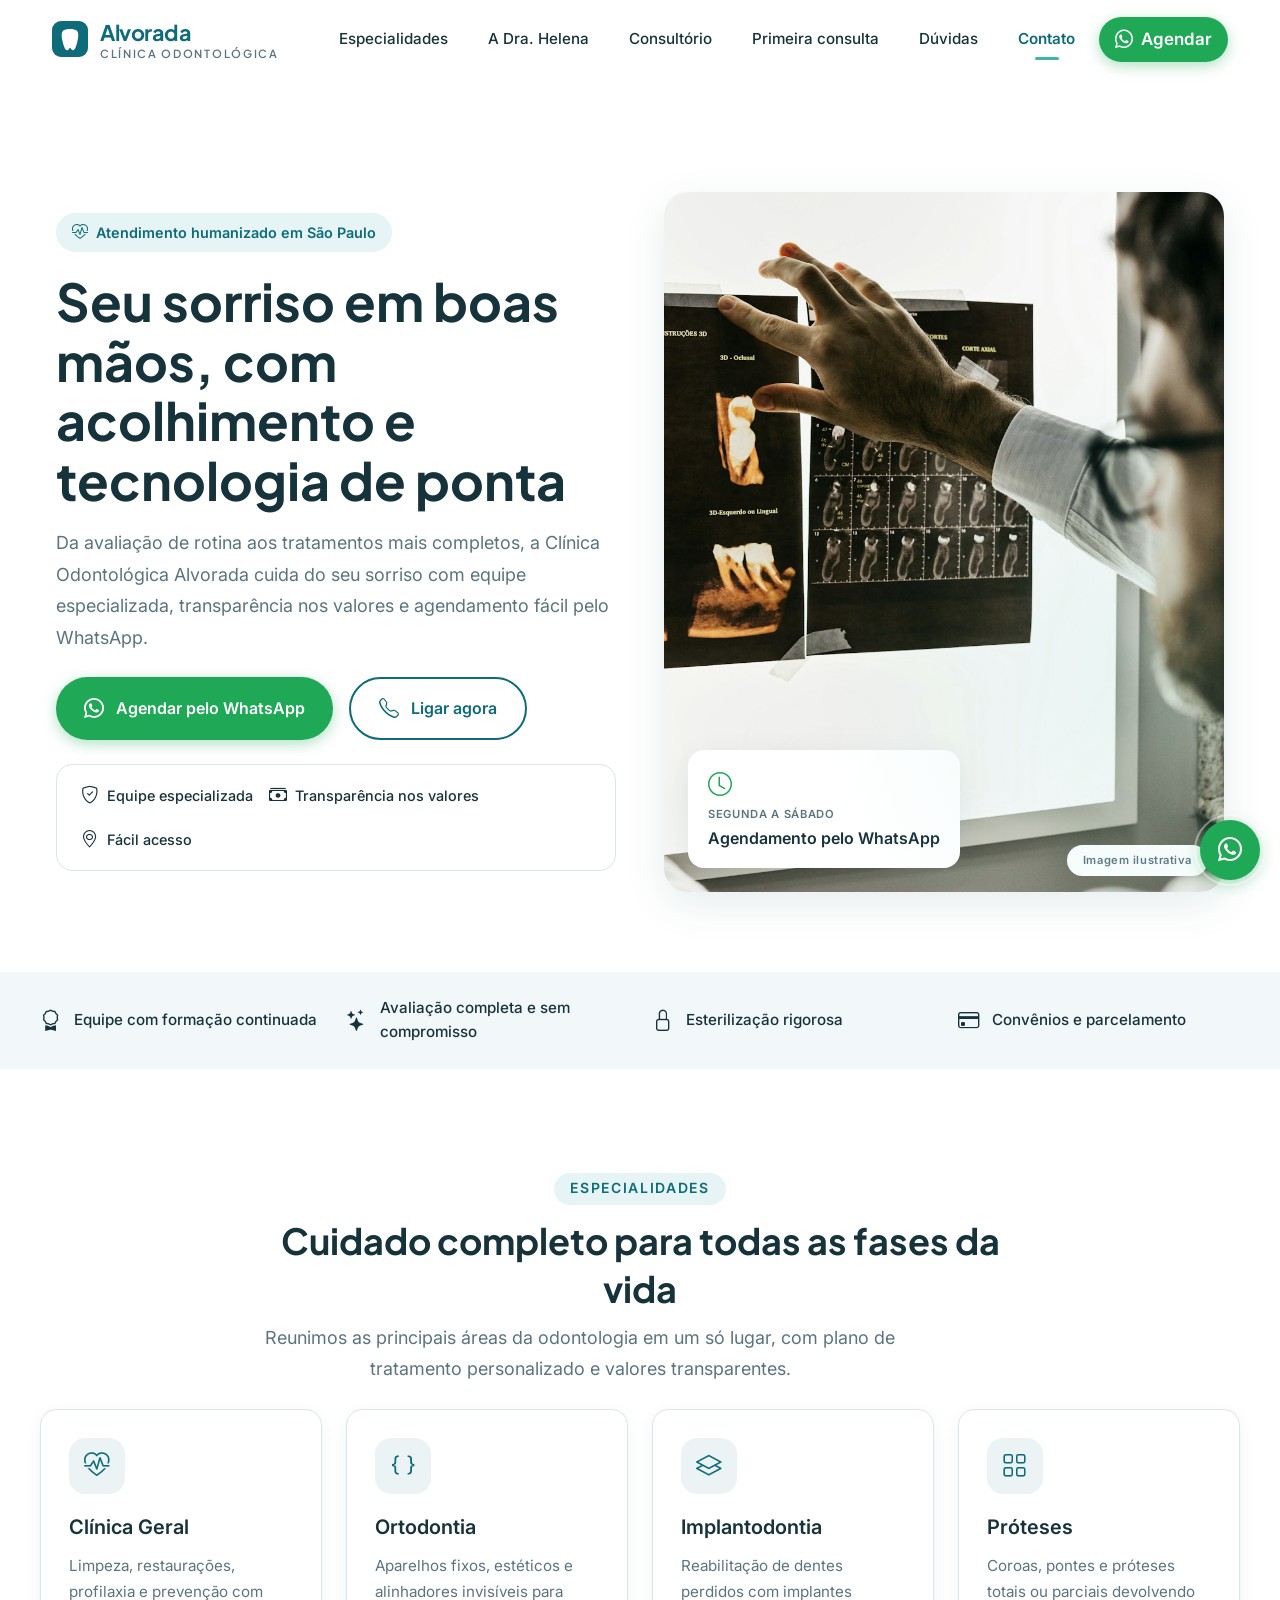
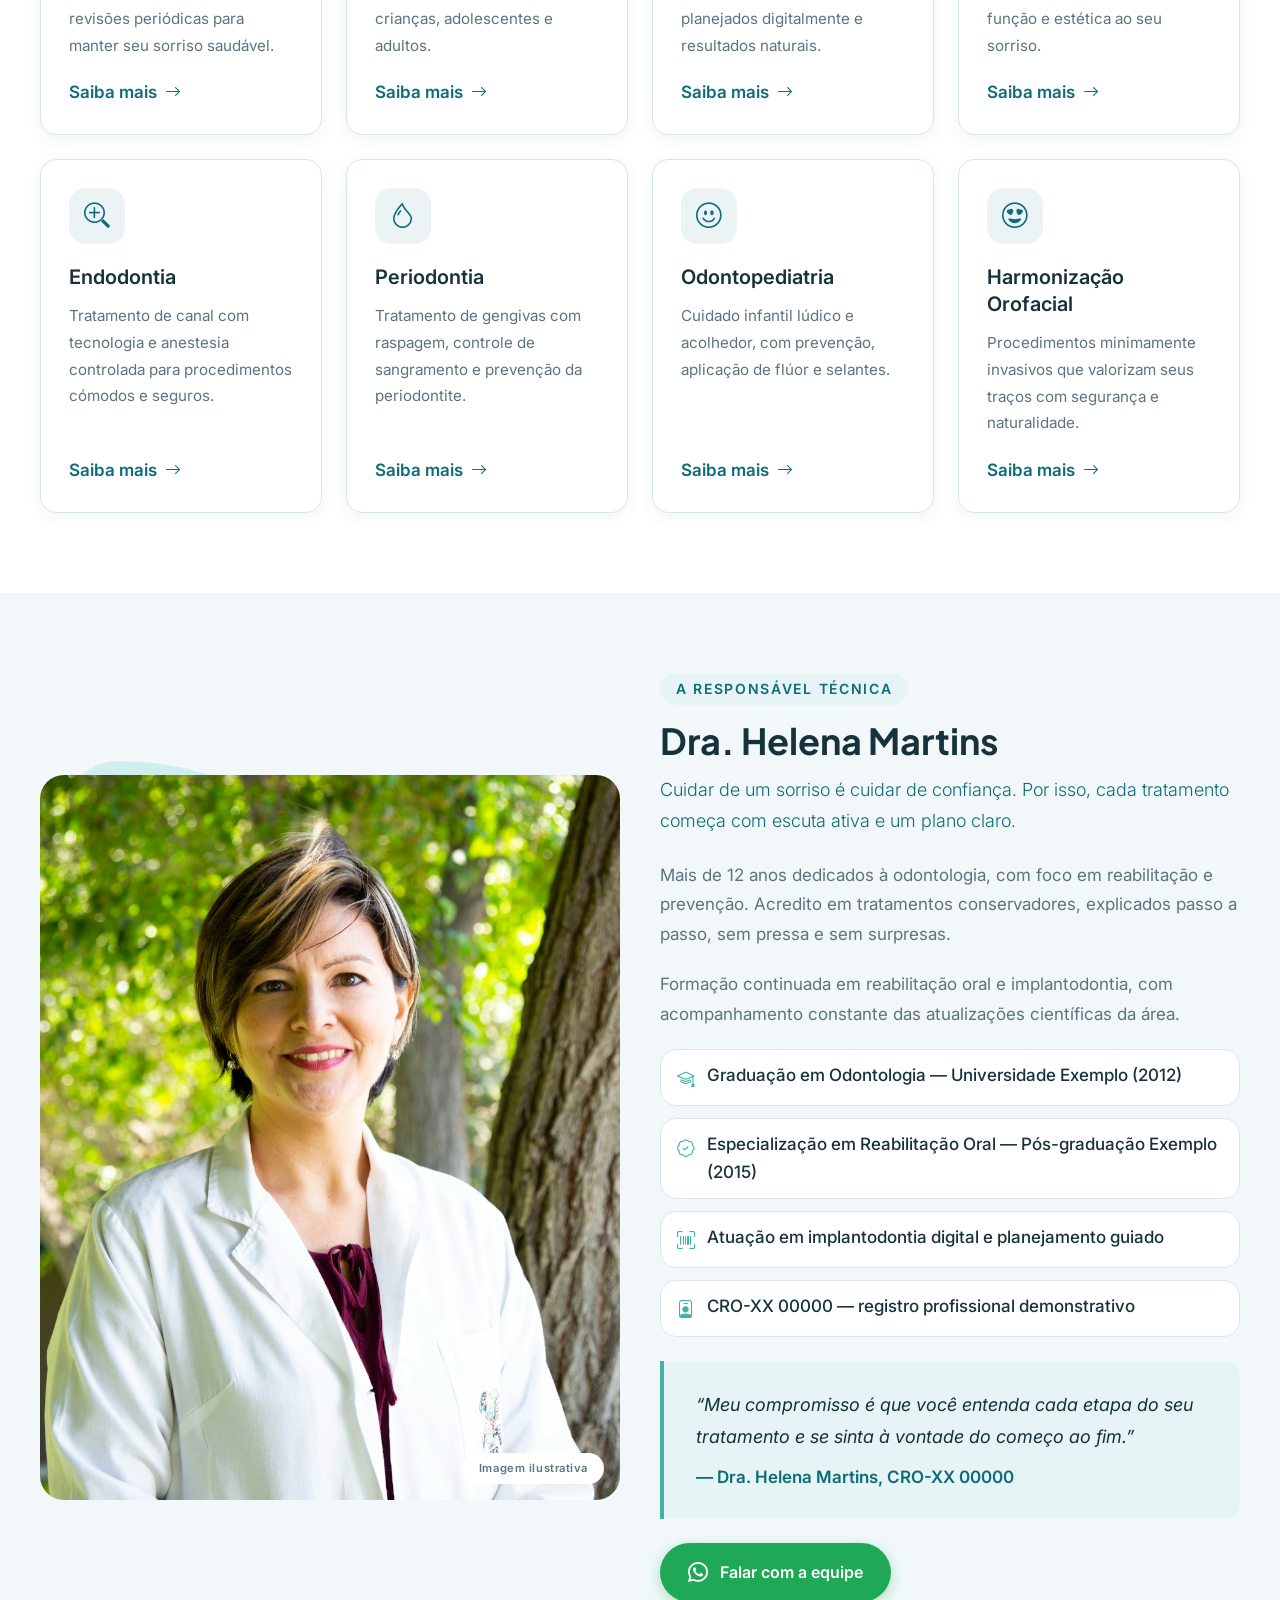
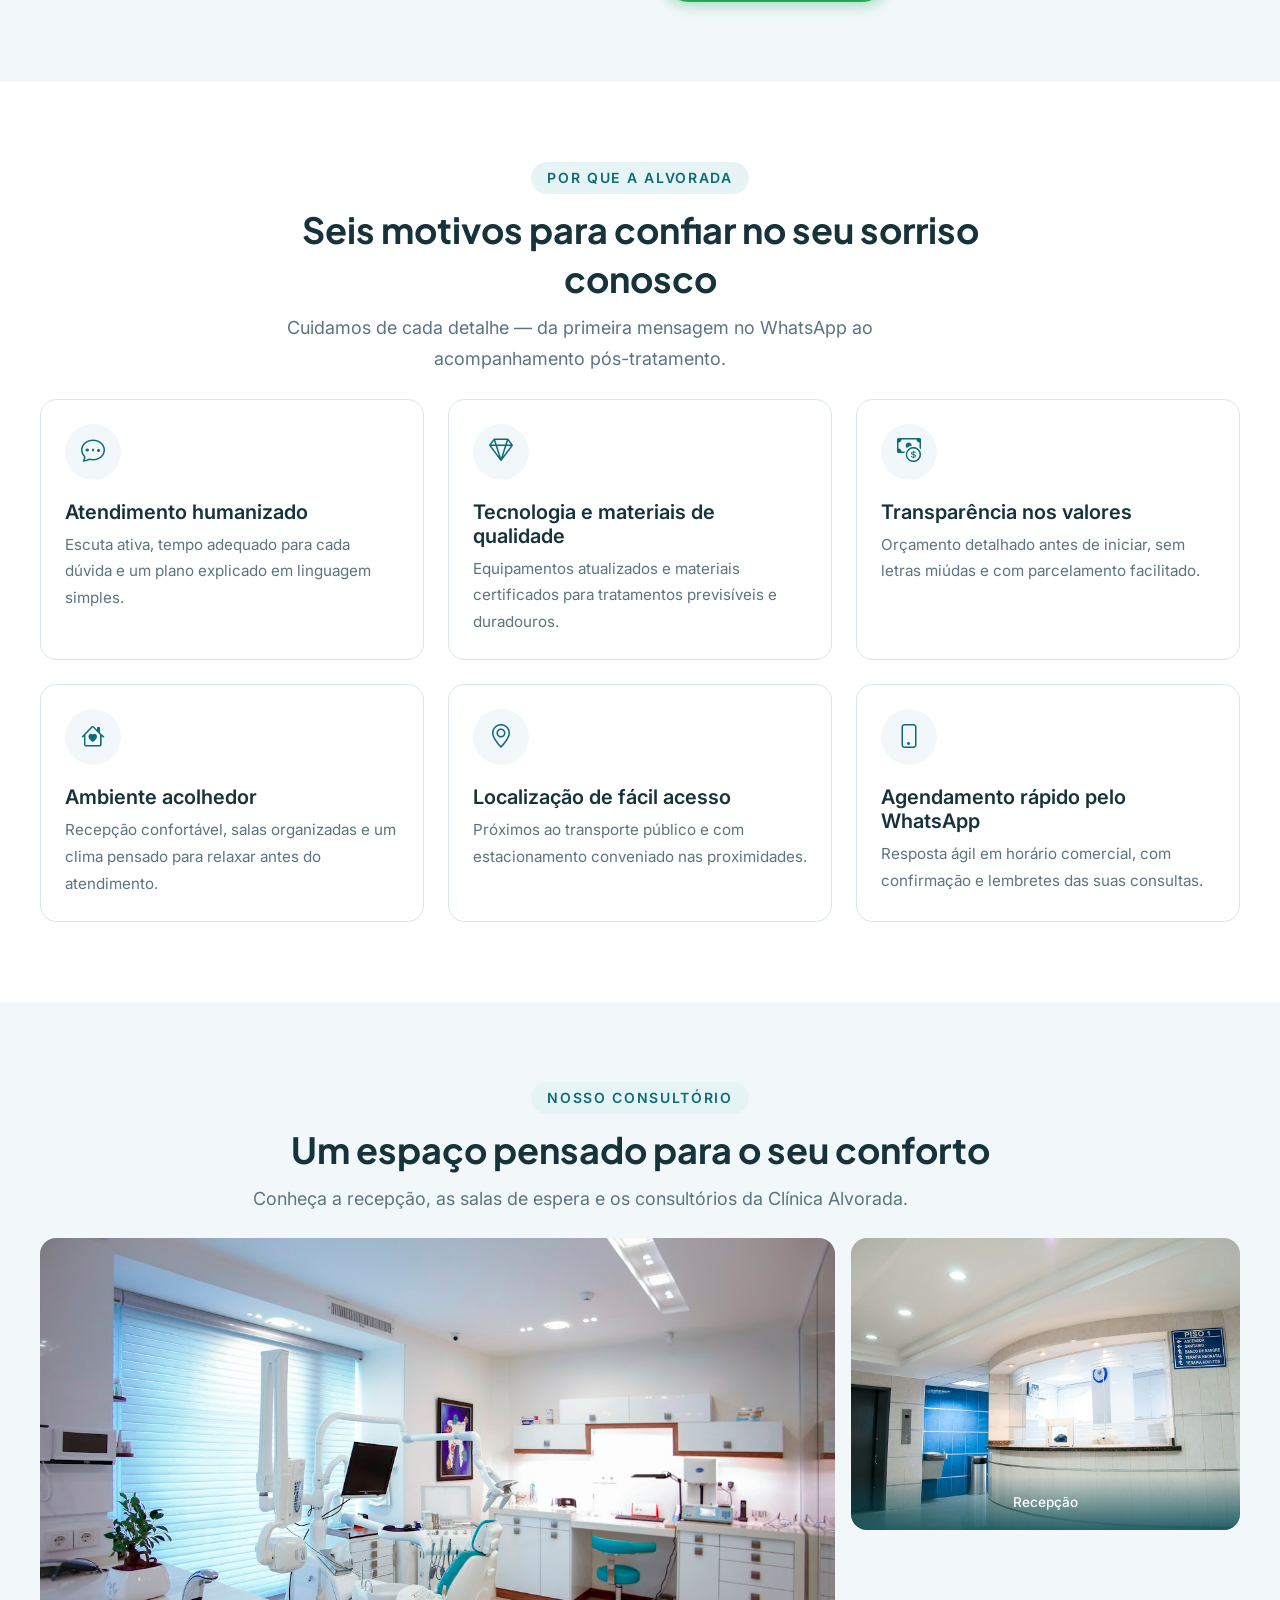
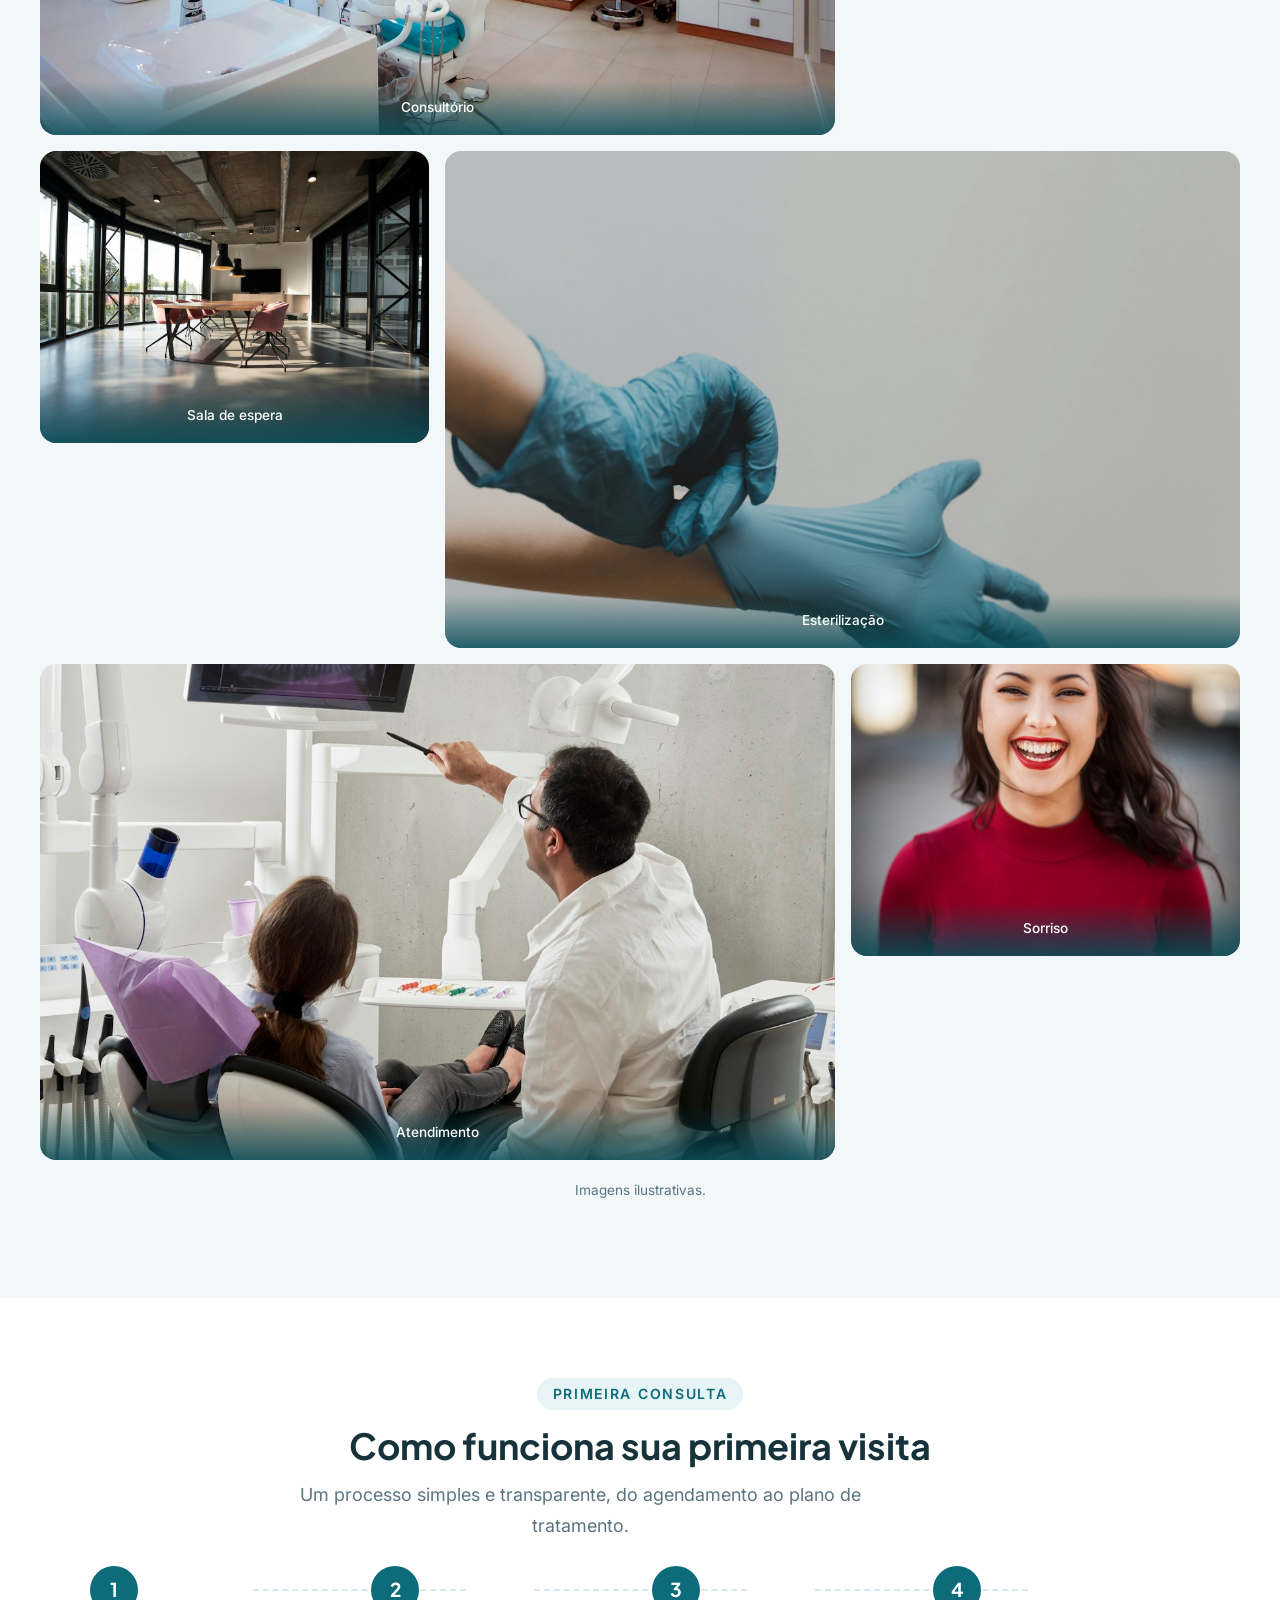
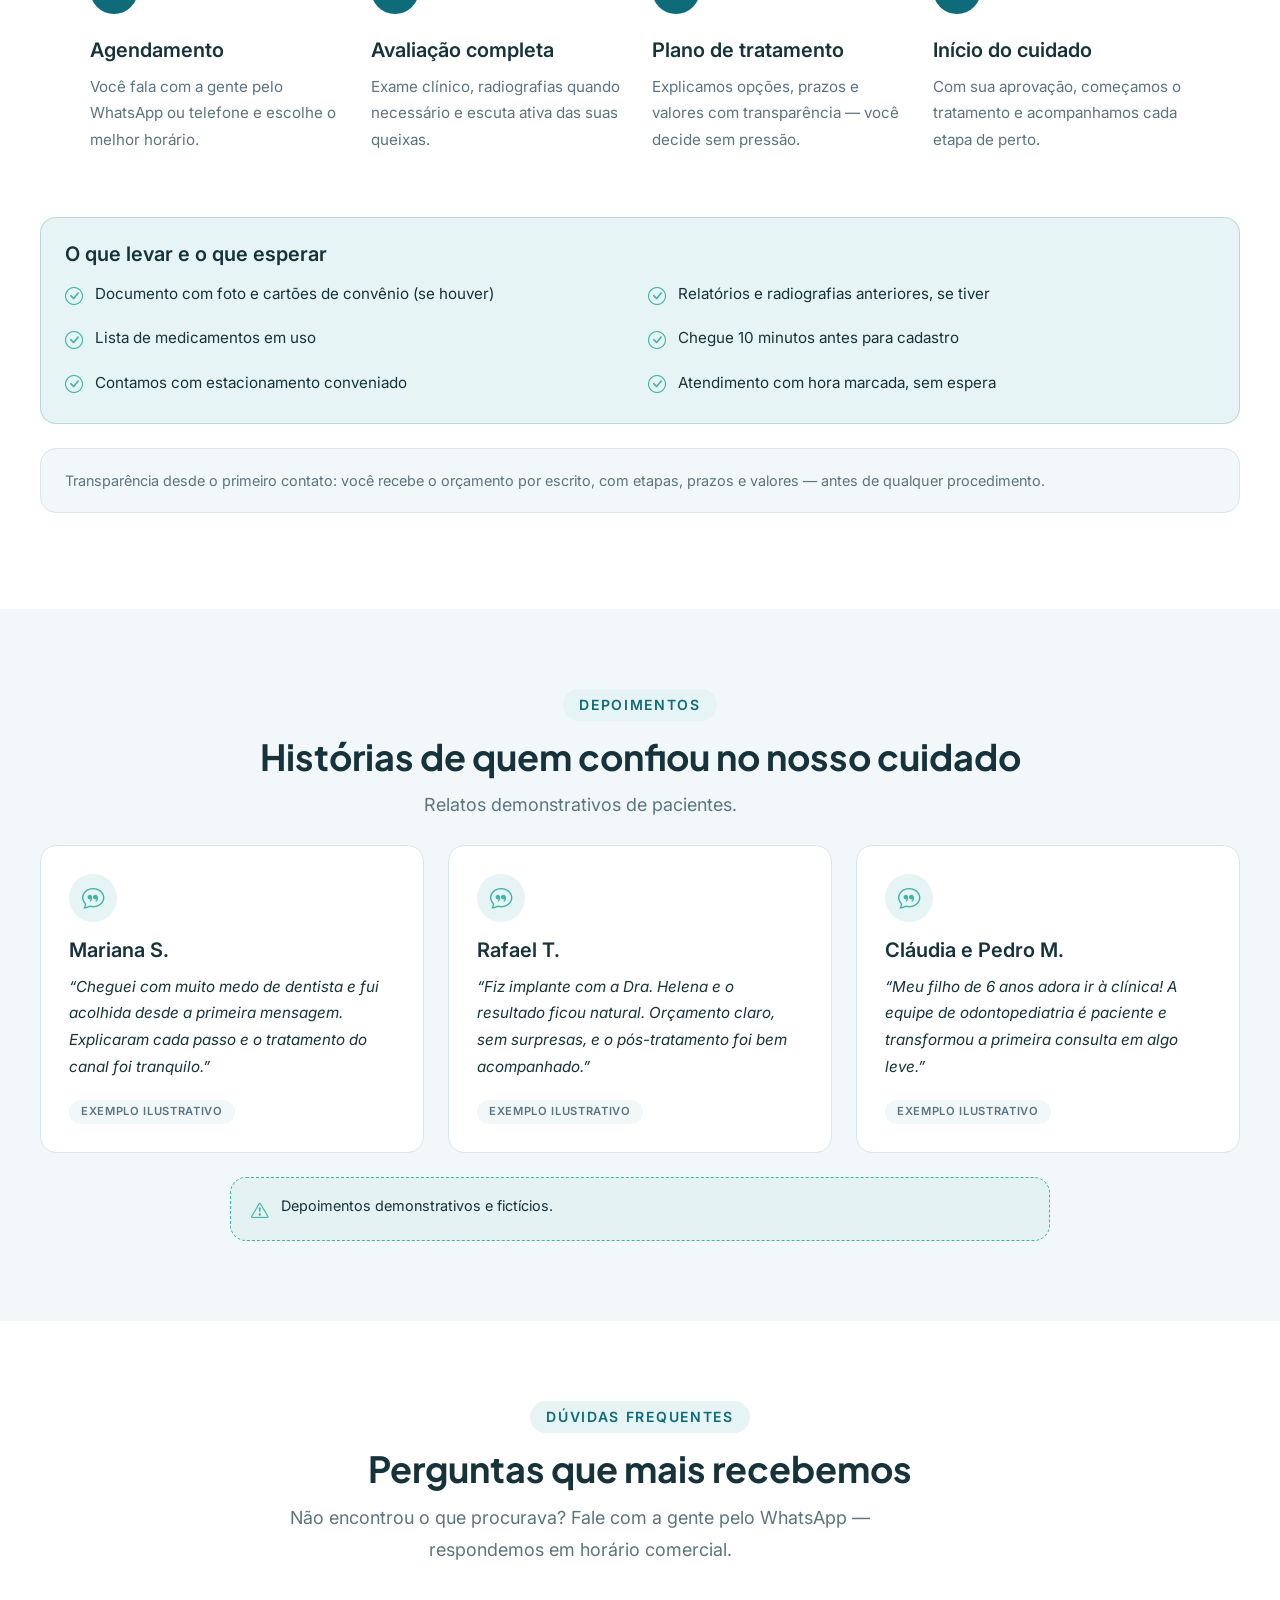
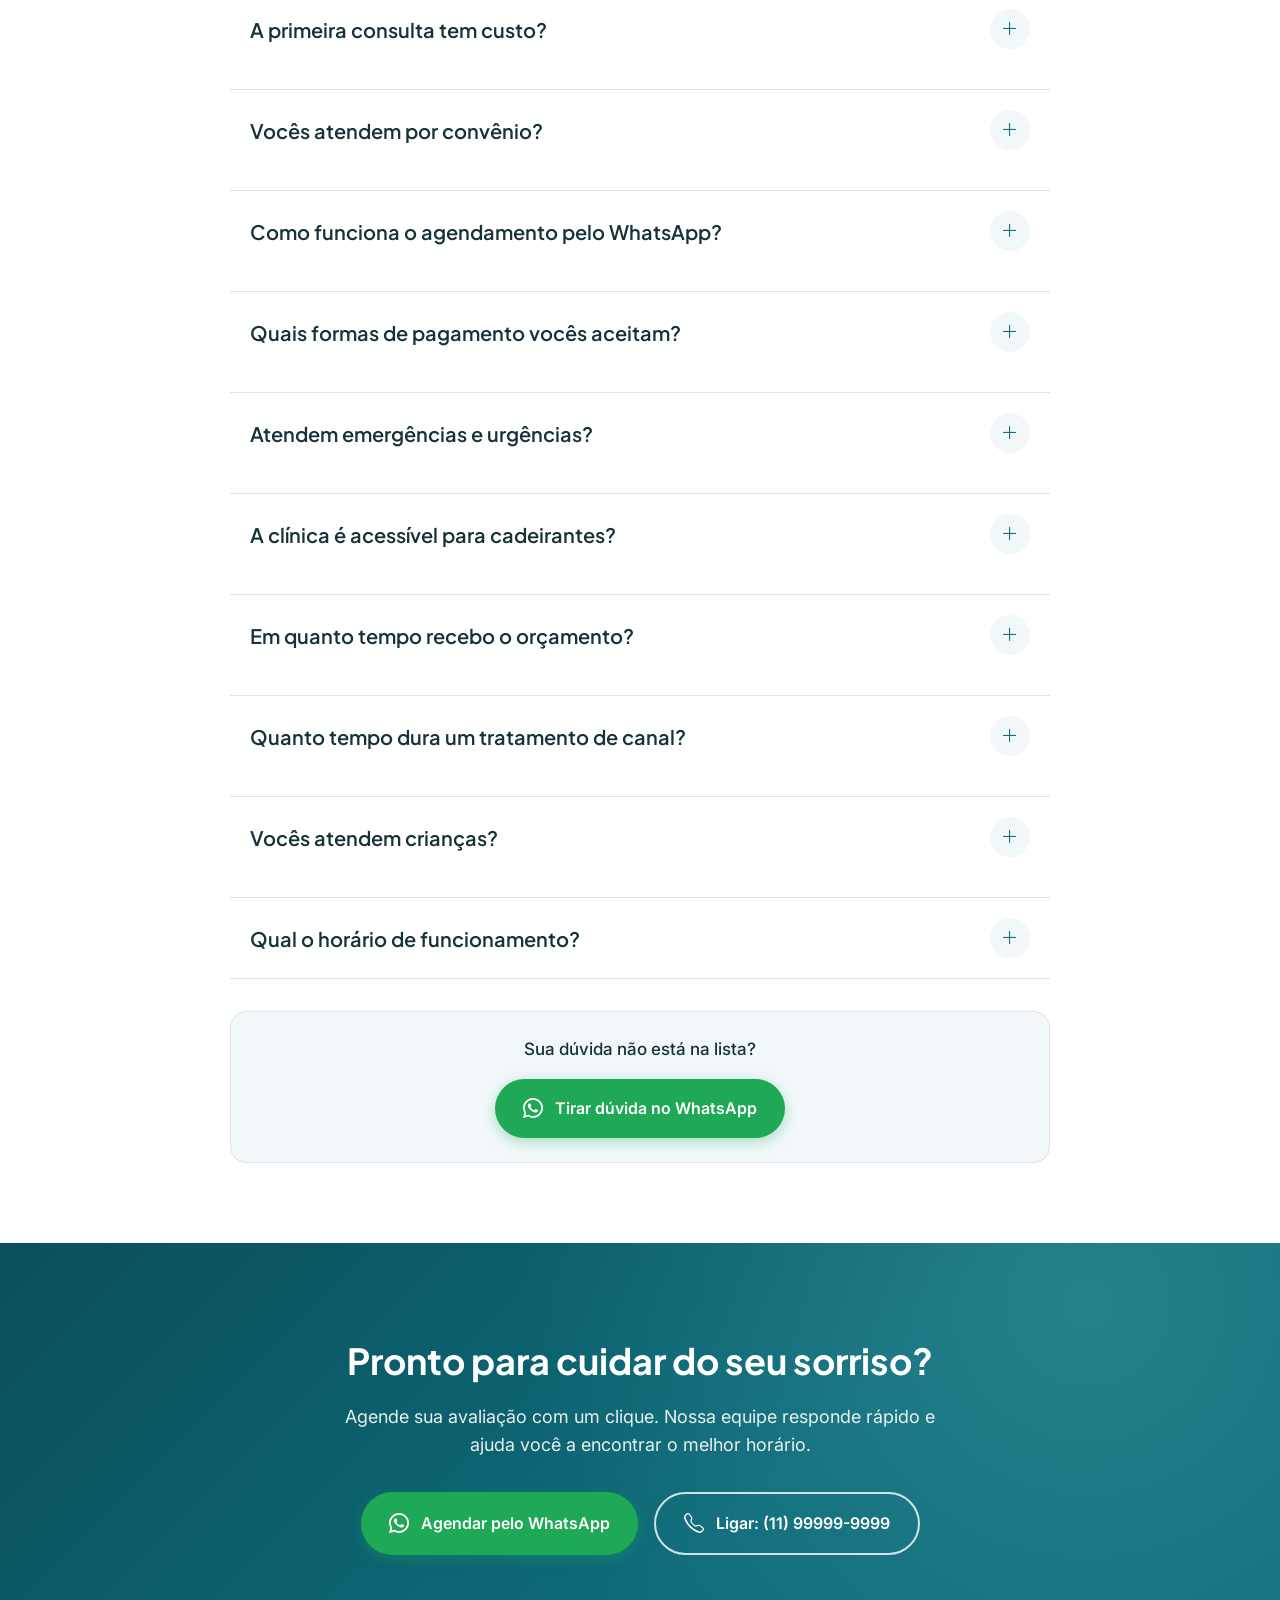
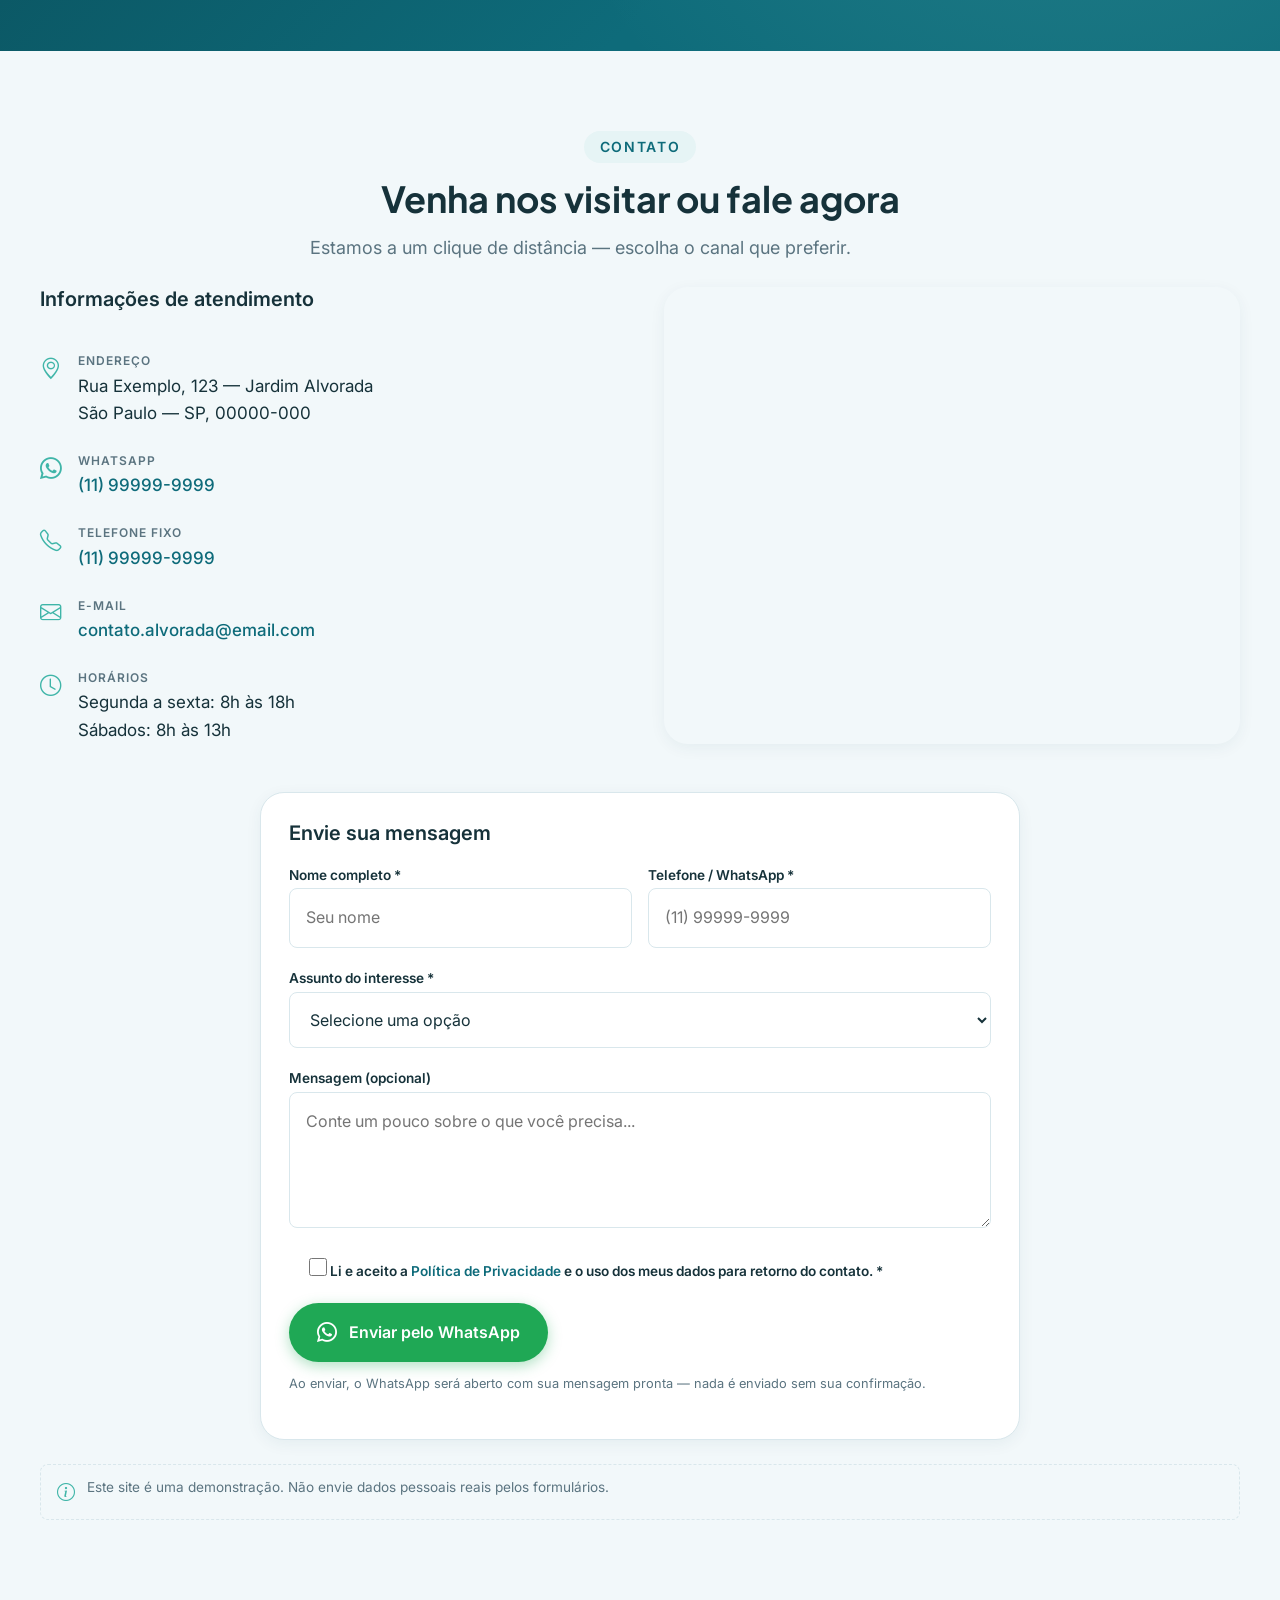
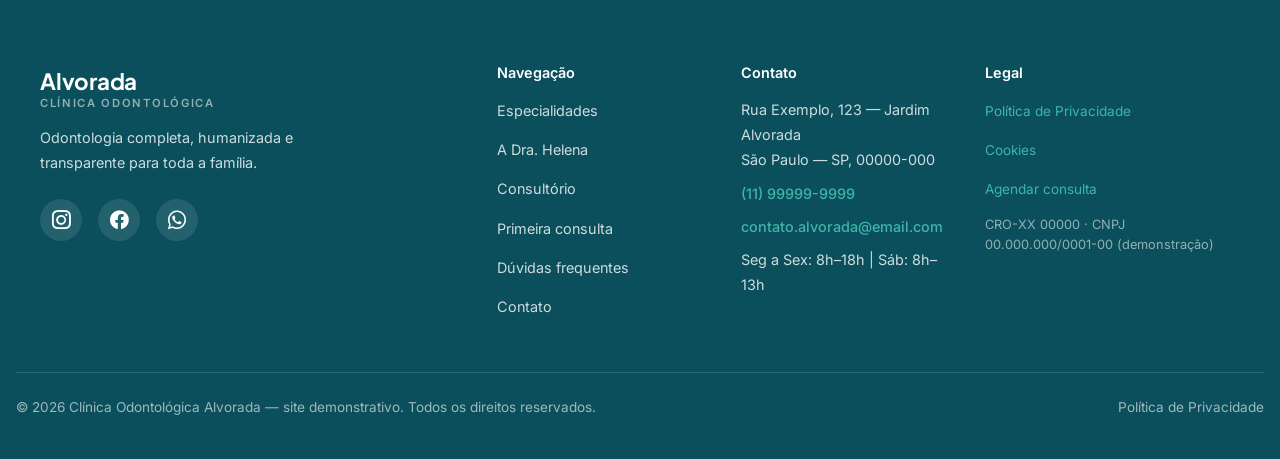
<file: index.html>
﻿<!DOCTYPE html>
<html lang="pt-BR">
<head>
  <meta charset="UTF-8">
  <meta name="viewport" content="width=device-width, initial-scale=1, viewport-fit=cover">
  <title>Clínica Odontológica Alvorada | Odontologia completa em São Paulo</title>
  <meta name="description" content="Clínica Odontológica Alvorada: avaliação, implantes, ortodontia, próteses e mais. Atendimento humanizado e agendamento pelo WhatsApp. Agende sua primeira consulta.">
  <meta name="robots" content="index, follow">
  <meta name="author" content="Clínica Odontológica Alvorada">
  <meta name="theme-color" content="#0E6B7A">
  <link rel="canonical" href="https://www.exemplo.com.br/">

  <!-- Open Graph / redes sociais -->
  <meta property="og:type" content="website">
  <meta property="og:locale" content="pt_BR">
  <meta property="og:site_name" content="Clínica Odontológica Alvorada">
  <meta property="og:title" content="Clínica Odontológica Alvorada | Odontologia completa em São Paulo">
  <meta property="og:description" content="Atendimento humanizado, equipe especializada e agendamento pelo WhatsApp. Cuide do seu sorriso na Clínica Alvorada.">
  <meta property="og:url" content="https://www.exemplo.com.br/">
  <meta property="og:image" content="https://www.exemplo.com.br/images/og-image.jpg">
  <meta name="twitter:card" content="summary_large_image">

  <!-- Favicon -->
  <link rel="icon" type="image/svg+xml" href="favicon/favicon.svg">
  <link rel="icon" type="image/png" sizes="32x32" href="favicon/favicon-32x32.png">
  <link rel="apple-touch-icon" sizes="180x180" href="favicon/apple-touch-icon.png">

  <!-- Fontes (Google Fonts) -->
  <link rel="preconnect" href="https://fonts.googleapis.com">
  <link rel="preconnect" href="https://fonts.gstatic.com" crossorigin>
  <link href="https://fonts.googleapis.com/css2?family=Inter:wght@400;500;600&family=Plus+Jakarta+Sans:wght@600;700&display=swap" rel="stylesheet">

  <!-- Bootstrap 5.3.3 + Bootstrap Icons (CDN, com SRI) -->
  <link rel="stylesheet" href="https://cdn.jsdelivr.net/npm/bootstrap@5.3.3/dist/css/bootstrap.min.css" integrity="sha384-QWTKZyjpPEjISv5WaRU9OFeRpok6YctnYmDr5pNlyT2bRjXh0JMhjY6hW+ALEwIH" crossorigin="anonymous">
  <link rel="stylesheet" href="https://cdn.jsdelivr.net/npm/bootstrap-icons@1.11.3/font/bootstrap-icons.min.css" integrity="sha384-XGjxtQfXaH2tnPFa9x+ruJTuLE3Aa6LhHSWRr1XeTyhezb4abCG4ccI5AkVDxqC+" crossorigin="anonymous">

  <link rel="stylesheet" href="css/style.css">

  <!-- Ativa animações apenas quando o JavaScript está disponível -->
  <script>document.documentElement.classList.add('js');</script>

  <!-- Dados estruturados (schema.org) -->
  <script type="application/ld+json">
  {
    "@context": "https://schema.org",
    "@type": "Dentist",
    "name": "Clínica Odontológica Alvorada",
    "description": "Clínica odontológica com atendimento humanizado, equipe especializada e agendamento pelo WhatsApp.",
    "url": "https://www.exemplo.com.br/",
    "logo": "https://www.exemplo.com.br/favicon/favicon.svg",
    "image": "https://www.exemplo.com.br/images/og-image.jpg",
    "telephone": "+5511999999999",
    "priceRange": "$$",
    "address": {
      "@type": "PostalAddress",
      "streetAddress": "Rua Exemplo, 123 — Jardim Alvorada",
      "addressLocality": "São Paulo",
      "addressRegion": "SP",
      "postalCode": "00000-000",
      "addressCountry": "BR"
    },
    "openingHoursSpecification": [
      { "@type": "OpeningHoursSpecification", "dayOfWeek": ["Monday", "Tuesday", "Wednesday", "Thursday", "Friday"], "opens": "08:00", "closes": "18:00" },
      { "@type": "OpeningHoursSpecification", "dayOfWeek": ["Saturday"], "opens": "08:00", "closes": "13:00" }
    ],
    "founder": { "@type": "Person", "name": "Dra. Helena Martins", "honorificSuffix": "CRO-XX 00000" },
    "sameAs": [
      "https://www.instagram.com/exemplo",
      "https://www.facebook.com/exemplo"
    ]
  }
  </script>
</head>
<body>
  <a class="skip-link" href="#conteudo">Pular para o conteúdo</a>

  <!-- ============ CABEÇALHO ============ -->
  <header class="header">
    <div class="container section-wrapper">
      <a class="header-logo" href="#inicio" aria-label="Clínica Odontológica Alvorada — início">
        <svg width="36" height="36" viewBox="0 0 64 64" aria-hidden="true" focusable="false">
          <rect width="64" height="64" rx="16" fill="#0E6B7A"></rect>
          <path fill="#FFFFFF" d="M20 17c4-4 20-4 24 0 4 4 3 12 1 20-2 8-4 14-7 15-3 1-4-4-6-4s-3 5-6 4c-3-1-5-7-7-15-2-8-3-16 1-20z"></path>
        </svg>
        <span class="logo-text">
          <span>Alvorada</span>
          <span class="logo-sub">Clínica Odontológica</span>
        </span>
      </a>

      <nav class="header-nav" id="menu-principal" aria-label="Menu principal">
        <a class="header-nav-link active" href="#especialidades">Especialidades</a>
        <a class="header-nav-link" href="#profissional">A Dra. Helena</a>
        <a class="header-nav-link" href="#consultorio">Consultório</a>
        <a class="header-nav-link" href="#primeira-consulta">Primeira consulta</a>
        <a class="header-nav-link" href="#faq">Dúvidas</a>
        <a class="header-nav-link" href="#contato">Contato</a>
        <a class="header-cta" href="#contato" data-whatsapp-message="Olá! Gostaria de agendar uma avaliação odontológica.">
          <i class="bi bi-whatsapp" aria-hidden="true"></i> Agendar
        </a>
      </nav>

      <button class="header-toggler" type="button" aria-expanded="false" aria-controls="menu-principal" aria-label="Abrir ou fechar o menu">
        <span class="header-toggler-bar"></span>
        <span class="header-toggler-bar"></span>
        <span class="header-toggler-bar"></span>
      </button>
    </div>
  </header>

  <main id="conteudo">

    <!-- ============ HERO ============ -->
    <section id="inicio" aria-label="Apresentação">
      <div class="section-wrapper hero">
        <div class="hero-content reveal visible">
          <span class="hero-badge">
            <i class="bi bi-heart-pulse" aria-hidden="true"></i> Atendimento humanizado em São Paulo
          </span>
          <h1>Seu sorriso em boas mãos, com acolhimento e tecnologia de ponta</h1>
          <p>Da avaliação de rotina aos tratamentos mais completos, a Clínica Odontológica Alvorada cuida do seu sorriso com equipe especializada, transparência nos valores e agendamento fácil pelo WhatsApp.</p>
          <div class="hero-buttons">
            <a class="btn-whatsapp" href="#contato" data-whatsapp-message="Olá! Gostaria de agendar uma avaliação odontológica.">
              <i class="bi bi-whatsapp" aria-hidden="true"></i> Agendar pelo WhatsApp
            </a>
            <a class="btn-outline-brand" href="tel:+5511999999999">
              <i class="bi bi-telephone" aria-hidden="true"></i> Ligar agora
            </a>
          </div>
          <div class="hero-trust">
            <span class="hero-trust-item"><i class="bi bi-shield-check" aria-hidden="true"></i> Equipe especializada</span>
            <span class="hero-trust-item"><i class="bi bi-cash-stack" aria-hidden="true"></i> Transparência nos valores</span>
            <span class="hero-trust-item"><i class="bi bi-geo-alt" aria-hidden="true"></i> Fácil acesso</span>
          </div>
        </div>

        <div class="hero-image">
          <img src="images/hero/hero-main.jpg" alt="Recepção acolhedora da Clínica Odontológica Alvorada" width="640" height="800" fetchpriority="high">
          <span class="about-image-badge">Imagem ilustrativa</span>
          <div class="hero-card-float">
            <i class="bi bi-clock" aria-hidden="true"></i>
            <span class="card-label">Segunda a sábado</span>
            <span class="card-detail">Agendamento pelo WhatsApp</span>
          </div>
        </div>
      </div>
    </section>

    <!-- ============ FAIXA DE CONFIANÇA ============ -->
    <section class="trust-bar" aria-label="Diferenciais rápidos">
      <div class="section-wrapper">
        <span class="trust-bar-item"><i class="bi bi-award" aria-hidden="true"></i> Equipe com formação continuada</span>
        <span class="trust-bar-item"><i class="bi bi-stars" aria-hidden="true"></i> Avaliação completa e sem compromisso</span>
        <span class="trust-bar-item"><i class="bi bi-lock" aria-hidden="true"></i> Esterilização rigorosa</span>
        <span class="trust-bar-item"><i class="bi bi-credit-card" aria-hidden="true"></i> Convênios e parcelamento</span>
      </div>
    </section>

    <!-- ============ ESPECIALIDADES ============ -->
    <section id="especialidades" class="section">
      <div class="section-wrapper">
        <div class="section-heading reveal">
          <span class="section-eyebrow">Especialidades</span>
          <h2 class="section-title">Cuidado completo para todas as fases da vida</h2>
          <p class="section-subtitle">Reunimos as principais áreas da odontologia em um só lugar, com plano de tratamento personalizado e valores transparentes.</p>
        </div>

        <div class="services-grid">
          <article class="service-card reveal stagger-1">
            <div class="service-card-icon"><i class="bi bi-heart-pulse" aria-hidden="true"></i></div>
            <h3>Clínica Geral</h3>
            <p>Limpeza, restaurações, profilaxia e prevenção com revisões periódicas para manter seu sorriso saudável.</p>
            <a class="service-card-link" href="#contato" data-whatsapp-message="Olá! Gostaria de saber mais sobre Clínica Geral.">Saiba mais <i class="bi bi-arrow-right" aria-hidden="true"></i></a>
          </article>

          <article class="service-card reveal stagger-2">
            <div class="service-card-icon"><i class="bi bi-braces" aria-hidden="true"></i></div>
            <h3>Ortodontia</h3>
            <p>Aparelhos fixos, estéticos e alinhadores invisíveis para crianças, adolescentes e adultos.</p>
            <a class="service-card-link" href="#contato" data-whatsapp-message="Olá! Gostaria de saber mais sobre Ortodontia.">Saiba mais <i class="bi bi-arrow-right" aria-hidden="true"></i></a>
          </article>

          <article class="service-card reveal stagger-3">
            <div class="service-card-icon"><i class="bi bi-layers" aria-hidden="true"></i></div>
            <h3>Implantodontia</h3>
            <p>Reabilitação de dentes perdidos com implantes planejados digitalmente e resultados naturais.</p>
            <a class="service-card-link" href="#contato" data-whatsapp-message="Olá! Gostaria de saber mais sobre Implantes.">Saiba mais <i class="bi bi-arrow-right" aria-hidden="true"></i></a>
          </article>

          <article class="service-card reveal stagger-4">
            <div class="service-card-icon"><i class="bi bi-grid" aria-hidden="true"></i></div>
            <h3>Próteses</h3>
            <p>Coroas, pontes e próteses totais ou parciais devolvendo função e estética ao seu sorriso.</p>
            <a class="service-card-link" href="#contato" data-whatsapp-message="Olá! Gostaria de saber mais sobre Próteses.">Saiba mais <i class="bi bi-arrow-right" aria-hidden="true"></i></a>
          </article>

          <article class="service-card reveal stagger-1">
            <div class="service-card-icon"><i class="bi bi-zoom-in" aria-hidden="true"></i></div>
            <h3>Endodontia</h3>
            <p>Tratamento de canal com tecnologia e anestesia controlada para procedimentos cómodos e seguros.</p>
            <a class="service-card-link" href="#contato" data-whatsapp-message="Olá! Gostaria de saber mais sobre Endodontia (canal).">Saiba mais <i class="bi bi-arrow-right" aria-hidden="true"></i></a>
          </article>

          <article class="service-card reveal stagger-2">
            <div class="service-card-icon"><i class="bi bi-droplet" aria-hidden="true"></i></div>
            <h3>Periodontia</h3>
            <p>Tratamento de gengivas com raspagem, controle de sangramento e prevenção da periodontite.</p>
            <a class="service-card-link" href="#contato" data-whatsapp-message="Olá! Gostaria de saber mais sobre Periodontia (gengiva).">Saiba mais <i class="bi bi-arrow-right" aria-hidden="true"></i></a>
          </article>

          <article class="service-card reveal stagger-3">
            <div class="service-card-icon"><i class="bi bi-emoji-smile" aria-hidden="true"></i></div>
            <h3>Odontopediatria</h3>
            <p>Cuidado infantil lúdico e acolhedor, com prevenção, aplicação de flúor e selantes.</p>
            <a class="service-card-link" href="#contato" data-whatsapp-message="Olá! Gostaria de saber mais sobre Odontopediatria.">Saiba mais <i class="bi bi-arrow-right" aria-hidden="true"></i></a>
          </article>

          <article class="service-card reveal stagger-4">
            <div class="service-card-icon"><i class="bi bi-emoji-heart-eyes" aria-hidden="true"></i></div>
            <h3>Harmonização Orofacial</h3>
            <p>Procedimentos minimamente invasivos que valorizam seus traços com segurança e naturalidade.</p>
            <a class="service-card-link" href="#contato" data-whatsapp-message="Olá! Gostaria de saber mais sobre Harmonização Orofacial.">Saiba mais <i class="bi bi-arrow-right" aria-hidden="true"></i></a>
          </article>
        </div>
      </div>
    </section>

    <!-- ============ PROFISSIONAL ============ -->
    <section id="profissional" class="section section-alt">
      <div class="section-wrapper">
        <div class="about-grid">
          <div class="about-figure reveal">
            <div class="about-image-decoration" aria-hidden="true"></div>
            <div class="about-image">
              <img src="images/about/dra-helena.jpg" alt="Retrato ilustrativo da Dra. Helena Martins" width="640" height="800" loading="lazy">
              <span class="about-image-badge">Imagem ilustrativa</span>
            </div>
          </div>

          <div class="about-text reveal stagger-1">
            <span class="section-eyebrow">A responsável técnica</span>
            <h2 class="section-title">Dra. Helena Martins</h2>
            <p class="lead">Cuidar de um sorriso é cuidar de confiança. Por isso, cada tratamento começa com escuta ativa e um plano claro.</p>
            <p>Mais de 12 anos dedicados à odontologia, com foco em reabilitação e prevenção. Acredito em tratamentos conservadores, explicados passo a passo, sem pressa e sem surpresas.</p>
            <p>Formação continuada em reabilitação oral e implantodontia, com acompanhamento constante das atualizações científicas da área.</p>

            <div class="about-formation">
              <div class="about-formation-item">
                <i class="bi bi-mortarboard" aria-hidden="true"></i>
                <span>Graduação em Odontologia — Universidade Exemplo (2012)</span>
              </div>
              <div class="about-formation-item">
                <i class="bi bi-patch-check" aria-hidden="true"></i>
                <span>Especialização em Reabilitação Oral — Pós-graduação Exemplo (2015)</span>
              </div>
              <div class="about-formation-item">
                <i class="bi bi-upc-scan" aria-hidden="true"></i>
                <span>Atuação em implantodontia digital e planejamento guiado</span>
              </div>
              <div class="about-formation-item">
                <i class="bi bi-person-badge" aria-hidden="true"></i>
                <span>CRO-XX 00000 — registro profissional demonstrativo</span>
              </div>
            </div>

            <blockquote class="about-quote">
              <p>“Meu compromisso é que você entenda cada etapa do seu tratamento e se sinta à vontade do começo ao fim.”</p>
              <cite>— Dra. Helena Martins, CRO-XX 00000</cite>
            </blockquote>

            <div class="about-cta">
              <a class="btn-whatsapp" href="https://wa.me/5511911111111?text=Ol%C3%A1%2C+Dra.+Helena%21+Gostaria+de+agendar+uma+avalia%C3%A7%C3%A3o." data-whatsapp-message="Olá, Dra. Helena! Gostaria de agendar uma avaliação.">
                <i class="bi bi-whatsapp" aria-hidden="true"></i> Falar com a equipe
              </a>
            </div>
          </div>
        </div>
      </div>
    </section>

    <!-- ============ DIFERENCIAIS ============ -->
    <section id="diferenciais" class="section">
      <div class="section-wrapper">
        <div class="section-heading reveal">
          <span class="section-eyebrow">Por que a Alvorada</span>
          <h2 class="section-title">Seis motivos para confiar no seu sorriso conosco</h2>
          <p class="section-subtitle">Cuidamos de cada detalhe — da primeira mensagem no WhatsApp ao acompanhamento pós-tratamento.</p>
        </div>

        <div class="differentials-grid">
          <article class="differential-card reveal stagger-1">
            <div class="differential-icon"><i class="bi bi-chat-dots" aria-hidden="true"></i></div>
            <h3>Atendimento humanizado</h3>
            <p>Escuta ativa, tempo adequado para cada dúvida e um plano explicado em linguagem simples.</p>
          </article>

          <article class="differential-card reveal stagger-2">
            <div class="differential-icon"><i class="bi bi-gem" aria-hidden="true"></i></div>
            <h3>Tecnologia e materiais de qualidade</h3>
            <p>Equipamentos atualizados e materiais certificados para tratamentos previsíveis e duradouros.</p>
          </article>

          <article class="differential-card reveal stagger-3">
            <div class="differential-icon"><i class="bi bi-cash-coin" aria-hidden="true"></i></div>
            <h3>Transparência nos valores</h3>
            <p>Orçamento detalhado antes de iniciar, sem letras miúdas e com parcelamento facilitado.</p>
          </article>

          <article class="differential-card reveal stagger-1">
            <div class="differential-icon"><i class="bi bi-house-heart" aria-hidden="true"></i></div>
            <h3>Ambiente acolhedor</h3>
            <p>Recepção confortável, salas organizadas e um clima pensado para relaxar antes do atendimento.</p>
          </article>

          <article class="differential-card reveal stagger-2">
            <div class="differential-icon"><i class="bi bi-geo-alt" aria-hidden="true"></i></div>
            <h3>Localização de fácil acesso</h3>
            <p>Próximos ao transporte público e com estacionamento conveniado nas proximidades.</p>
          </article>

          <article class="differential-card reveal stagger-3">
            <div class="differential-icon"><i class="bi bi-phone" aria-hidden="true"></i></div>
            <h3>Agendamento rápido pelo WhatsApp</h3>
            <p>Resposta ágil em horário comercial, com confirmação e lembretes das suas consultas.</p>
          </article>
        </div>
      </div>
    </section>

    <!-- ============ CONSULTÓRIO / GALERIA ============ -->
    <section id="consultorio" class="section section-alt">
      <div class="section-wrapper">
        <div class="section-heading reveal">
          <span class="section-eyebrow">Nosso consultório</span>
          <h2 class="section-title">Um espaço pensado para o seu conforto</h2>
          <p class="section-subtitle">Conheça a recepção, as salas de espera e os consultórios da Clínica Alvorada.</p>
        </div>

        <div class="gallery-grid">
          <button type="button" class="gallery-item gallery-item--wide reveal" data-bs-toggle="modal" data-bs-target="#galleryModal"
                  data-img="images/gallery/consultorio.jpg" data-caption="Consultório odontológico" data-caption-full="Consultório odontológico com cadeira e equipamentos modernos. Foto ilustrativa."
                  aria-label="Ampliar imagem: consultório odontológico">
            <img src="images/gallery/consultorio.jpg" alt="Consultório odontológico moderno" width="800" height="500" loading="lazy">
            <span class="gallery-item-caption">Consultório</span>
          </button>

          <button type="button" class="gallery-item reveal" data-bs-toggle="modal" data-bs-target="#galleryModal"
                  data-img="images/gallery/recepcao.jpg" data-caption="Recepção" data-caption-full="Recepção da clínica com balcão de atendimento. Foto ilustrativa."
                  aria-label="Ampliar imagem: recepção">
            <img src="images/gallery/recepcao.jpg" alt="Recepção da clínica" width="800" height="600" loading="lazy">
            <span class="gallery-item-caption">Recepção</span>
          </button>

          <button type="button" class="gallery-item reveal" data-bs-toggle="modal" data-bs-target="#galleryModal"
                  data-img="images/gallery/sala-espera.jpg" data-caption="Sala de espera" data-caption-full="Sala de espera confortável e iluminada. Foto ilustrativa."
                  aria-label="Ampliar imagem: sala de espera">
            <img src="images/gallery/sala-espera.jpg" alt="Sala de espera da clínica" width="800" height="600" loading="lazy">
            <span class="gallery-item-caption">Sala de espera</span>
          </button>

          <button type="button" class="gallery-item gallery-item--wide reveal" data-bs-toggle="modal" data-bs-target="#galleryModal"
                  data-img="images/gallery/esterilizacao.jpg" data-caption="Sala de esterilização" data-caption-full="Sala de esterilização e controle de biosegurança. Foto ilustrativa."
                  aria-label="Ampliar imagem: sala de esterilização">
            <img src="images/gallery/esterilizacao.jpg" alt="Sala de esterilização" width="800" height="500" loading="lazy">
            <span class="gallery-item-caption">Esterilização</span>
          </button>

          <button type="button" class="gallery-item gallery-item--wide reveal" data-bs-toggle="modal" data-bs-target="#galleryModal"
                  data-img="images/gallery/atendimento.jpg" data-caption="Atendimento" data-caption-full="Atendimento odontológico com equipe de proteção individual. Foto ilustrativa."
                  aria-label="Ampliar imagem: atendimento">
            <img src="images/gallery/atendimento.jpg" alt="Profissional atendendo paciente" width="800" height="500" loading="lazy">
            <span class="gallery-item-caption">Atendimento</span>
          </button>

          <button type="button" class="gallery-item reveal" data-bs-toggle="modal" data-bs-target="#galleryModal"
                  data-img="images/gallery/sorriso.jpg" data-caption="Sorriso" data-caption-full="Paciente sorrindo após tratamento odontológico. Foto ilustrativa."
                  aria-label="Ampliar imagem: paciente sorrindo">
            <img src="images/gallery/sorriso.jpg" alt="Paciente sorrindo" width="800" height="600" loading="lazy">
            <span class="gallery-item-caption">Sorriso</span>
          </button>
        </div>

        <p class="caption-note">Imagens ilustrativas.</p>
      </div>
    </section>

    <!-- ============ PRIMEIRA CONSULTA ============ -->
    <section id="primeira-consulta" class="section">
      <div class="section-wrapper">
        <div class="section-heading reveal">
          <span class="section-eyebrow">Primeira consulta</span>
          <h2 class="section-title">Como funciona sua primeira visita</h2>
          <p class="section-subtitle">Um processo simples e transparente, do agendamento ao plano de tratamento.</p>
        </div>

        <div class="steps-grid">
          <article class="step-item reveal stagger-1">
            <span class="step-number" aria-hidden="true">1</span>
            <h3>Agendamento</h3>
            <p>Você fala com a gente pelo WhatsApp ou telefone e escolhe o melhor horário.</p>
          </article>

          <article class="step-item reveal stagger-2">
            <span class="step-number" aria-hidden="true">2</span>
            <h3>Avaliação completa</h3>
            <p>Exame clínico, radiografias quando necessário e escuta ativa das suas queixas.</p>
          </article>

          <article class="step-item reveal stagger-3">
            <span class="step-number" aria-hidden="true">3</span>
            <h3>Plano de tratamento</h3>
            <p>Explicamos opções, prazos e valores com transparência — você decide sem pressão.</p>
          </article>

          <article class="step-item reveal stagger-4">
            <span class="step-number" aria-hidden="true">4</span>
            <h3>Início do cuidado</h3>
            <p>Com sua aprovação, começamos o tratamento e acompanhamos cada etapa de perto.</p>
          </article>
        </div>

        <div class="steps-complement reveal">
          <h3>O que levar e o que esperar</h3>
          <ul>
            <li><i class="bi bi-check-circle" aria-hidden="true"></i> Documento com foto e cartões de convênio (se houver)</li>
            <li><i class="bi bi-check-circle" aria-hidden="true"></i> Relatórios e radiografias anteriores, se tiver</li>
            <li><i class="bi bi-check-circle" aria-hidden="true"></i> Lista de medicamentos em uso</li>
            <li><i class="bi bi-check-circle" aria-hidden="true"></i> Chegue 10 minutos antes para cadastro</li>
            <li><i class="bi bi-check-circle" aria-hidden="true"></i> Contamos com estacionamento conveniado</li>
            <li><i class="bi bi-check-circle" aria-hidden="true"></i> Atendimento com hora marcada, sem espera</li>
          </ul>
        </div>

        <p class="transparency-note reveal">Transparência desde o primeiro contato: você recebe o orçamento por escrito, com etapas, prazos e valores — antes de qualquer procedimento.</p>
      </div>
    </section>

    <!-- ============ DEPOIMENTOS ============ -->
    <section id="depoimentos" class="section section-alt">
      <div class="section-wrapper">
        <div class="section-heading reveal">
          <span class="section-eyebrow">Depoimentos</span>
          <h2 class="section-title">Histórias de quem confiou no nosso cuidado</h2>
          <p class="section-subtitle">Relatos demonstrativos de pacientes.</p>
        </div>

        <div class="testimonials-grid">
          <article class="testimonial-card reveal stagger-1">
            <div class="testimonial-card-icon"><i class="bi bi-chat-quote" aria-hidden="true"></i></div>
            <h3>Mariana S.</h3>
            <p>“Cheguei com muito medo de dentista e fui acolhida desde a primeira mensagem. Explicaram cada passo e o tratamento do canal foi tranquilo.”</p>
            <span class="example-mark">Exemplo ilustrativo</span>
          </article>

          <article class="testimonial-card reveal stagger-2">
            <div class="testimonial-card-icon"><i class="bi bi-chat-quote" aria-hidden="true"></i></div>
            <h3>Rafael T.</h3>
            <p>“Fiz implante com a Dra. Helena e o resultado ficou natural. Orçamento claro, sem surpresas, e o pós-tratamento foi bem acompanhado.”</p>
            <span class="example-mark">Exemplo ilustrativo</span>
          </article>

          <article class="testimonial-card reveal stagger-3">
            <div class="testimonial-card-icon"><i class="bi bi-chat-quote" aria-hidden="true"></i></div>
            <h3>Cláudia e Pedro M.</h3>
            <p>“Meu filho de 6 anos adora ir à clínica! A equipe de odontopediatria é paciente e transformou a primeira consulta em algo leve.”</p>
            <span class="example-mark">Exemplo ilustrativo</span>
          </article>
        </div>

        <div class="demo-banner reveal">
          <i class="bi bi-exclamation-triangle" aria-hidden="true"></i>
          <span>Depoimentos demonstrativos e fictícios.</span>
        </div>
      </div>
    </section>

    <!-- ============ FAQ ============ -->
    <section id="faq" class="section">
      <div class="section-wrapper">
        <div class="section-heading reveal">
          <span class="section-eyebrow">Dúvidas frequentes</span>
          <h2 class="section-title">Perguntas que mais recebemos</h2>
          <p class="section-subtitle">Não encontrou o que procurava? Fale com a gente pelo WhatsApp — respondemos em horário comercial.</p>
        </div>

        <div class="faq-list reveal">
          <div class="faq-item">
            <button class="faq-question" type="button" aria-expanded="false" aria-controls="faq-a1">
              <span class="faq-q-text" id="faq-q1">A primeira consulta tem custo?</span>
              <span class="faq-toggle" aria-hidden="true"><i class="bi bi-plus-lg"></i></span>
            </button>
            <div class="faq-answer" id="faq-a1" role="region" aria-labelledby="faq-q1">
              <p>A avaliação inicial tem valor simbólico e é informado no agendamento. Caso inicie o tratamento conosco, esse valor é abatido do orçamento.</p>
            </div>
          </div>

          <div class="faq-item">
            <button class="faq-question" type="button" aria-expanded="false" aria-controls="faq-a2">
              <span class="faq-q-text" id="faq-q2">Vocês atendem por convênio?</span>
              <span class="faq-toggle" aria-hidden="true"><i class="bi bi-plus-lg"></i></span>
            </button>
            <div class="faq-answer" id="faq-a2" role="region" aria-labelledby="faq-q2">
              <p>Trabalhamos com os principais convênios odontológicos da região e também com atendimento particular, com parcelamento facilitado. Consulte a cobertura do seu plano.</p>
            </div>
          </div>

          <div class="faq-item">
            <button class="faq-question" type="button" aria-expanded="false" aria-controls="faq-a3">
              <span class="faq-q-text" id="faq-q3">Como funciona o agendamento pelo WhatsApp?</span>
              <span class="faq-toggle" aria-hidden="true"><i class="bi bi-plus-lg"></i></span>
            </button>
            <div class="faq-answer" id="faq-a3" role="region" aria-labelledby="faq-q3">
              <p>Clique em qualquer botão verde do site, escolha o melhor horário e confirme com nossa equipe. Você recebe a confirmação e um lembrete antes da consulta.</p>
            </div>
          </div>

          <div class="faq-item">
            <button class="faq-question" type="button" aria-expanded="false" aria-controls="faq-a4">
              <span class="faq-q-text" id="faq-q4">Quais formas de pagamento vocês aceitam?</span>
              <span class="faq-toggle" aria-hidden="true"><i class="bi bi-plus-lg"></i></span>
            </button>
            <div class="faq-answer" id="faq-a4" role="region" aria-labelledby="faq-q4">
              <p>Cartões de crédito e débito, Pix, dinheiro e parcelamento em até 12x (consulte condições). O orçamento é apresentado por escrito antes de iniciar.</p>
            </div>
          </div>

          <div class="faq-item">
            <button class="faq-question" type="button" aria-expanded="false" aria-controls="faq-a5">
              <span class="faq-q-text" id="faq-q5">Atendem emergências e urgências?</span>
              <span class="faq-toggle" aria-hidden="true"><i class="bi bi-plus-lg"></i></span>
            </button>
            <div class="faq-answer" id="faq-a5" role="region" aria-labelledby="faq-q5">
              <p>Sim. Reservamos vagas diárias para urgências — dor, restauração quebrada ou dente avulsado. Chame no WhatsApp para verificar a disponibilidade do dia.</p>
            </div>
          </div>

          <div class="faq-item">
            <button class="faq-question" type="button" aria-expanded="false" aria-controls="faq-a6">
              <span class="faq-q-text" id="faq-q6">A clínica é acessível para cadeirantes?</span>
              <span class="faq-toggle" aria-hidden="true"><i class="bi bi-plus-lg"></i></span>
            </button>
            <div class="faq-answer" id="faq-a6" role="region" aria-labelledby="faq-q6">
              <p>Sim. Temos entrada sem degraus, banheiro acessível e espaço manobrável para cadeiras de rodas. Se precisar de apoio, avise no agendamento.</p>
            </div>
          </div>

          <div class="faq-item">
            <button class="faq-question" type="button" aria-expanded="false" aria-controls="faq-a7">
              <span class="faq-q-text" id="faq-q7">Em quanto tempo recebo o orçamento?</span>
              <span class="faq-toggle" aria-hidden="true"><i class="bi bi-plus-lg"></i></span>
            </button>
            <div class="faq-answer" id="faq-a7" role="region" aria-labelledby="faq-q7">
              <p>Na própria consulta você recebe o plano de tratamento com etapas, prazos e valores. Documentos complementares são enviados em até 24 horas úteis.</p>
            </div>
          </div>

          <div class="faq-item">
            <button class="faq-question" type="button" aria-expanded="false" aria-controls="faq-a8">
              <span class="faq-q-text" id="faq-q8">Quanto tempo dura um tratamento de canal?</span>
              <span class="faq-toggle" aria-hidden="true"><i class="bi bi-plus-lg"></i></span>
            </button>
            <div class="faq-answer" id="faq-a8" role="region" aria-labelledby="faq-q8">
              <p>Na maioria dos casos, de uma a duas sessões. O prazo exato depende do dente e da complexidade, e é informado no plano de tratamento.</p>
            </div>
          </div>

          <div class="faq-item">
            <button class="faq-question" type="button" aria-expanded="false" aria-controls="faq-a9">
              <span class="faq-q-text" id="faq-q9">Vocês atendem crianças?</span>
              <span class="faq-toggle" aria-hidden="true"><i class="bi bi-plus-lg"></i></span>
            </button>
            <div class="faq-answer" id="faq-a9" role="region" aria-labelledby="faq-q9">
              <p>Sim! A odontopediatria recebe de 2 a 12 anos, com abordagem lúdica — a primeira consulta é divertida, sem instrumentos assustadores.</p>
            </div>
          </div>

          <div class="faq-item">
            <button class="faq-question" type="button" aria-expanded="false" aria-controls="faq-a10">
              <span class="faq-q-text" id="faq-q10">Qual o horário de funcionamento?</span>
              <span class="faq-toggle" aria-hidden="true"><i class="bi bi-plus-lg"></i></span>
            </button>
            <div class="faq-answer" id="faq-a10" role="region" aria-labelledby="faq-q10">
              <p>Segunda a sexta, das 8h às 18h, e aos sábados das 8h às 13h. Urgências podem ser avaliadas fora desse horário pelo WhatsApp.</p>
            </div>
          </div>
        </div>

        <div class="faq-cta reveal">
          <p>Sua dúvida não está na lista?</p>
          <a class="btn-whatsapp" href="#contato" data-whatsapp-message="Olá! Tenho uma dúvida sobre os serviços da clínica.">
            <i class="bi bi-whatsapp" aria-hidden="true"></i> Tirar dúvida no WhatsApp
          </a>
        </div>
      </div>
    </section>

    <!-- ============ CTA FINAL ============ -->
    <section id="agendar" class="cta-final" aria-label="Agendamento">
      <div class="section-wrapper reveal">
        <h2>Pronto para cuidar do seu sorriso?</h2>
        <p>Agende sua avaliação com um clique. Nossa equipe responde rápido e ajuda você a encontrar o melhor horário.</p>
        <div class="cta-buttons">
          <a class="btn-whatsapp" href="#contato" data-whatsapp-message="Olá! Gostaria de agendar uma avaliação odontológica.">
            <i class="bi bi-whatsapp" aria-hidden="true"></i> Agendar pelo WhatsApp
          </a>
          <a class="btn-outline-brand" href="tel:+5511999999999">
            <i class="bi bi-telephone" aria-hidden="true"></i> Ligar: (11) 99999-9999
          </a>
        </div>
      </div>
    </section>

    <!-- ============ CONTATO ============ -->
    <section id="contato" class="section section-alt">
      <div class="section-wrapper">
        <div class="section-heading reveal">
          <span class="section-eyebrow">Contato</span>
          <h2 class="section-title">Venha nos visitar ou fale agora</h2>
          <p class="section-subtitle">Estamos a um clique de distância — escolha o canal que preferir.</p>
        </div>

        <div class="contact-grid">
          <div class="contact-info reveal">
            <h3>Informações de atendimento</h3>

            <div class="contact-item">
              <i class="bi bi-geo-alt" aria-hidden="true"></i>
              <div>
                <p class="label">Endereço</p>
                <p>Rua Exemplo, 123 — Jardim Alvorada<br>São Paulo — SP, 00000-000</p>
              </div>
            </div>

            <div class="contact-item">
              <i class="bi bi-whatsapp" aria-hidden="true"></i>
              <div>
                <p class="label">WhatsApp</p>
                <p><a href="#contato" data-whatsapp-message="Olá! Gostaria de agendar uma avaliação odontológica.">(11) 99999-9999</a></p>
              </div>
            </div>

            <div class="contact-item">
              <i class="bi bi-telephone" aria-hidden="true"></i>
              <div>
                <p class="label">Telefone fixo</p>
                <p><a href="tel:+551130000000">(11) 99999-9999</a></p>
              </div>
            </div>

            <div class="contact-item">
              <i class="bi bi-envelope" aria-hidden="true"></i>
              <div>
                <p class="label">E-mail</p>
                <p><a href="mailto:contato.alvorada@email.com">contato.alvorada@email.com</a></p>
              </div>
            </div>

            <div class="contact-item">
              <i class="bi bi-clock" aria-hidden="true"></i>
              <div>
                <p class="label">Horários</p>
                <p>Segunda a sexta: 8h às 18h<br>Sábados: 8h às 13h</p>
              </div>
            </div>
          </div>

          <div class="map-container reveal stagger-1">
            <iframe
              src="https://www.openstreetmap.org/export/embed.html?bbox=-46.7000%2C-23.5600%2C-46.6600%2C-23.5400&layer=mapnik&marker=-23.5500%2C-46.6800"
              title="Mapa da localização da Clínica Odontológica Alvorada (ilustrativo)"
              loading="lazy"
              referrerpolicy="no-referrer-when-downgrade"></iframe>
          </div>
        </div>

        <div class="contact-form-wrap reveal">
          <form class="contact-form" id="contactForm" novalidate>
            <h3>Envie sua mensagem</h3>

            <div class="form-row">
              <div class="form-group">
                <label for="formName">Nome completo *</label>
                <input type="text" id="formName" name="nome" autocomplete="name" placeholder="Seu nome" required>
                <span class="field-error" id="formNameError">Informe seu nome.</span>
              </div>

              <div class="form-group">
                <label for="formPhone">Telefone / WhatsApp *</label>
                <input type="tel" id="formPhone" name="telefone" autocomplete="tel" inputmode="numeric" data-phone-mask placeholder="(11) 99999-9999" required>
                <span class="field-error" id="formPhoneError">Informe um telefone válido com DDD.</span>
              </div>
            </div>

            <div class="form-group">
              <label for="formInterest">Assunto do interesse *</label>
              <select id="formInterest" name="interesse" required>
                <option value="" selected disabled>Selecione uma opção</option>
                <option value="Primeira avaliação">Primeira avaliação</option>
                <option value="Urgência / dor">Urgência / dor</option>
                <option value="Implante">Implante</option>
                <option value="Ortodontia">Ortodontia</option>
                <option value="Próteses">Próteses</option>
                <option value="Outro assunto">Outro assunto</option>
              </select>
              <span class="field-error" id="formInterestError">Selecione o assunto do seu interesse.</span>
            </div>

            <div class="form-group">
              <label for="formMessage">Mensagem (opcional)</label>
              <textarea id="formMessage" name="mensagem" rows="4" placeholder="Conte um pouco sobre o que você precisa..."></textarea>
            </div>

            <div class="form-group">
              <label class="form-check" for="formPrivacy">
                <input type="checkbox" id="formPrivacy" name="privacidade" required>
                <span>Li e aceito a <a href="privacidade.html">Política de Privacidade</a> e o uso dos meus dados para retorno do contato. *</span>
              </label>
              <span class="field-error" id="formPrivacyError">É necessário ler e aceitar a Política de Privacidade.</span>
            </div>

            <div class="form-summary" id="formErrorSummary" role="alert" aria-live="polite"></div>

            <button class="btn-whatsapp" type="submit">
              <i class="bi bi-whatsapp" aria-hidden="true"></i> Enviar pelo WhatsApp
            </button>

            <p class="form-note">Ao enviar, o WhatsApp será aberto com sua mensagem pronta — nada é enviado sem sua confirmação.</p>

            <div class="form-success" id="formSuccess" role="status" aria-live="polite"></div>
          </form>
        </div>

        <div class="demo-note reveal">
          <i class="bi bi-info-circle" aria-hidden="true"></i>
          <span>Este site é uma demonstração. Não envie dados pessoais reais pelos formulários.</span>
        </div>
      </div>
    </section>

  </main>

  <!-- ============ RODAPÉ ============ -->
  <footer class="footer">
    <div class="section-wrapper">
      <div class="footer-brand">
        <div class="logo">Alvorada</div>
        <div class="logo-sub">Clínica Odontológica</div>
        <p>Odontologia completa, humanizada e transparente para toda a família.</p>
        <div class="footer-social">
          <a href="https://www.instagram.com/" target="_blank" rel="noopener noreferrer" aria-label="Instagram da clínica (demonstração)">
            <i class="bi bi-instagram" aria-hidden="true"></i>
          </a>
          <a href="https://www.facebook.com/" target="_blank" rel="noopener noreferrer" aria-label="Facebook da clínica (demonstração)">
            <i class="bi bi-facebook" aria-hidden="true"></i>
          </a>
          <a href="#contato" data-whatsapp-message="Olá! Gostaria de agendar uma avaliação odontológica." aria-label="Falar com a clínica pelo WhatsApp">
            <i class="bi bi-whatsapp" aria-hidden="true"></i>
          </a>
        </div>
      </div>

      <div class="footer-links">
        <h4>Navegação</h4>
        <ul>
          <li><a href="#especialidades">Especialidades</a></li>
          <li><a href="#profissional">A Dra. Helena</a></li>
          <li><a href="#consultorio">Consultório</a></li>
          <li><a href="#primeira-consulta">Primeira consulta</a></li>
          <li><a href="#faq">Dúvidas frequentes</a></li>
          <li><a href="#contato">Contato</a></li>
        </ul>
      </div>

      <div class="footer-contact">
        <h4>Contato</h4>
        <p>Rua Exemplo, 123 — Jardim Alvorada<br>São Paulo — SP, 00000-000</p>
        <p><a href="tel:+5511999999999">(11) 99999-9999</a></p>
        <p><a href="mailto:contato.alvorada@email.com">contato.alvorada@email.com</a></p>
        <p>Seg a Sex: 8h–18h | Sáb: 8h–13h</p>
      </div>

      <div class="footer-legal">
        <h4>Legal</h4>
        <ul class="footer-links">
          <li><a href="privacidade.html">Política de Privacidade</a></li>
          <li><a href="privacidade.html#cookies">Cookies</a></li>
          <li><a href="index.html#contato">Agendar consulta</a></li>
        </ul>
        <p class="footer-note">CRO-XX 00000 · CNPJ 00.000.000/0001-00 (demonstração)</p>
      </div>
    </div>

    <div class="footer-bottom">
      <p>© <span data-current-year>2026</span> Clínica Odontológica Alvorada — site demonstrativo. Todos os direitos reservados.</p>
      <p><a href="privacidade.html">Política de Privacidade</a></p>
    </div>
  </footer>

  <!-- ============ BOTÕES FLUTUANTES ============ -->
  <button class="back-to-top" type="button" aria-label="Voltar ao topo">
    <i class="bi bi-arrow-up" aria-hidden="true"></i>
  </button>

  <a class="fab-whatsapp" href="#inicio" data-whatsapp-message="Olá! Gostaria de agendar uma avaliação odontológica." aria-label="Falar pelo WhatsApp">
    <span class="pulse-ring" aria-hidden="true"></span>
    <i class="bi bi-whatsapp" aria-hidden="true"></i>
  </a>

  <!-- ============ MODAL DA GALERIA ============ -->
  <div class="modal fade" id="galleryModal" tabindex="-1" aria-labelledby="galleryModalLabel" aria-hidden="true">
    <div class="modal-dialog modal-lg modal-dialog-centered">
      <div class="modal-content">
        <div class="modal-body">
          <h2 class="sr-only" id="galleryModalLabel">Imagem ampliada da galeria</h2>
          <button type="button" class="btn-close" data-bs-dismiss="modal" aria-label="Fechar"></button>
          <img id="galleryModalImg" src="images/gallery/consultorio.jpg" alt="">
          <p class="modal-caption" id="galleryModalCaption"></p>
        </div>
      </div>
    </div>
  </div>

  <!-- Bootstrap 5.3.3 (bundle, com SRI) -->
  <script src="https://cdn.jsdelivr.net/npm/bootstrap@5.3.3/dist/js/bootstrap.bundle.min.js" integrity="sha384-YvpcrYf0tY3lHB60NNkmXc5s9fDVZLESaAA55NDzOxhy9GkcIdslK1eN7N6jIeHz" crossorigin="anonymous"></script>
  <!-- JavaScript do site -->
  <script src="js/script.js"></script>
</body>
</html>
</file>
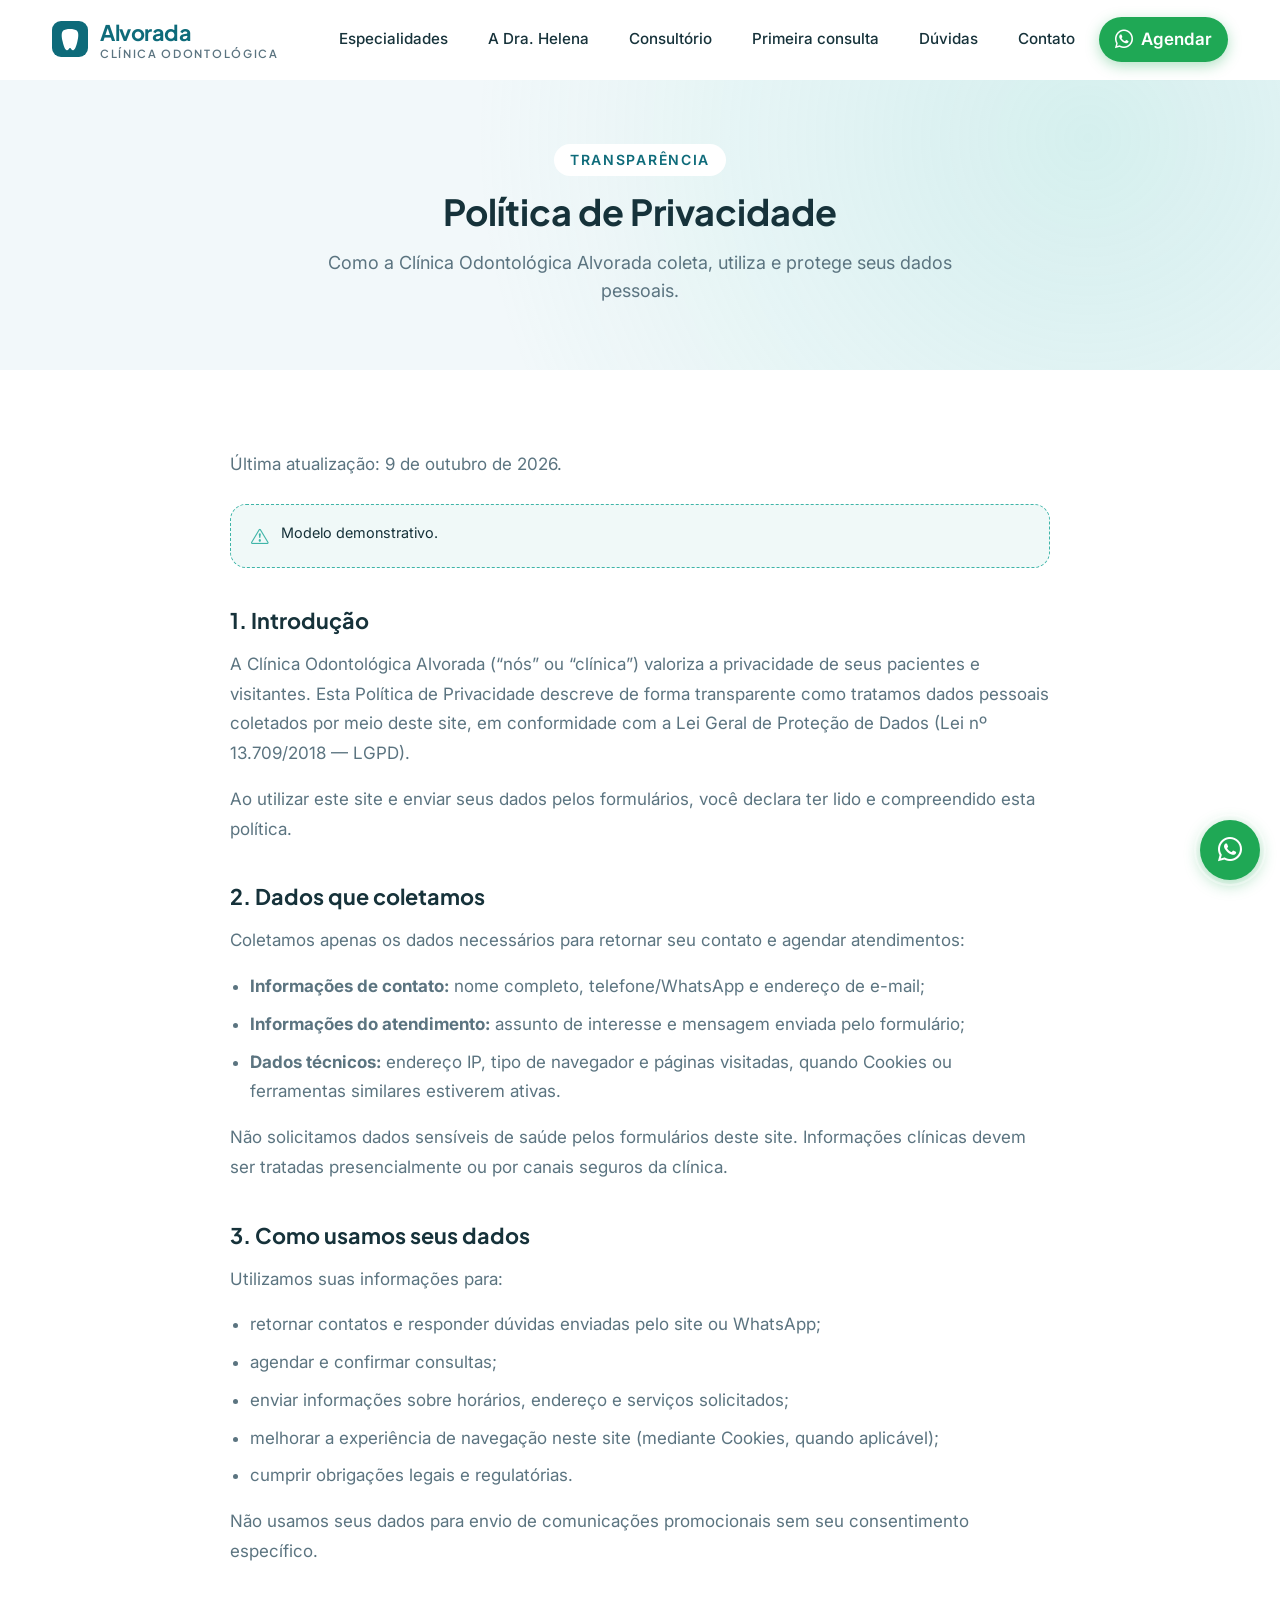
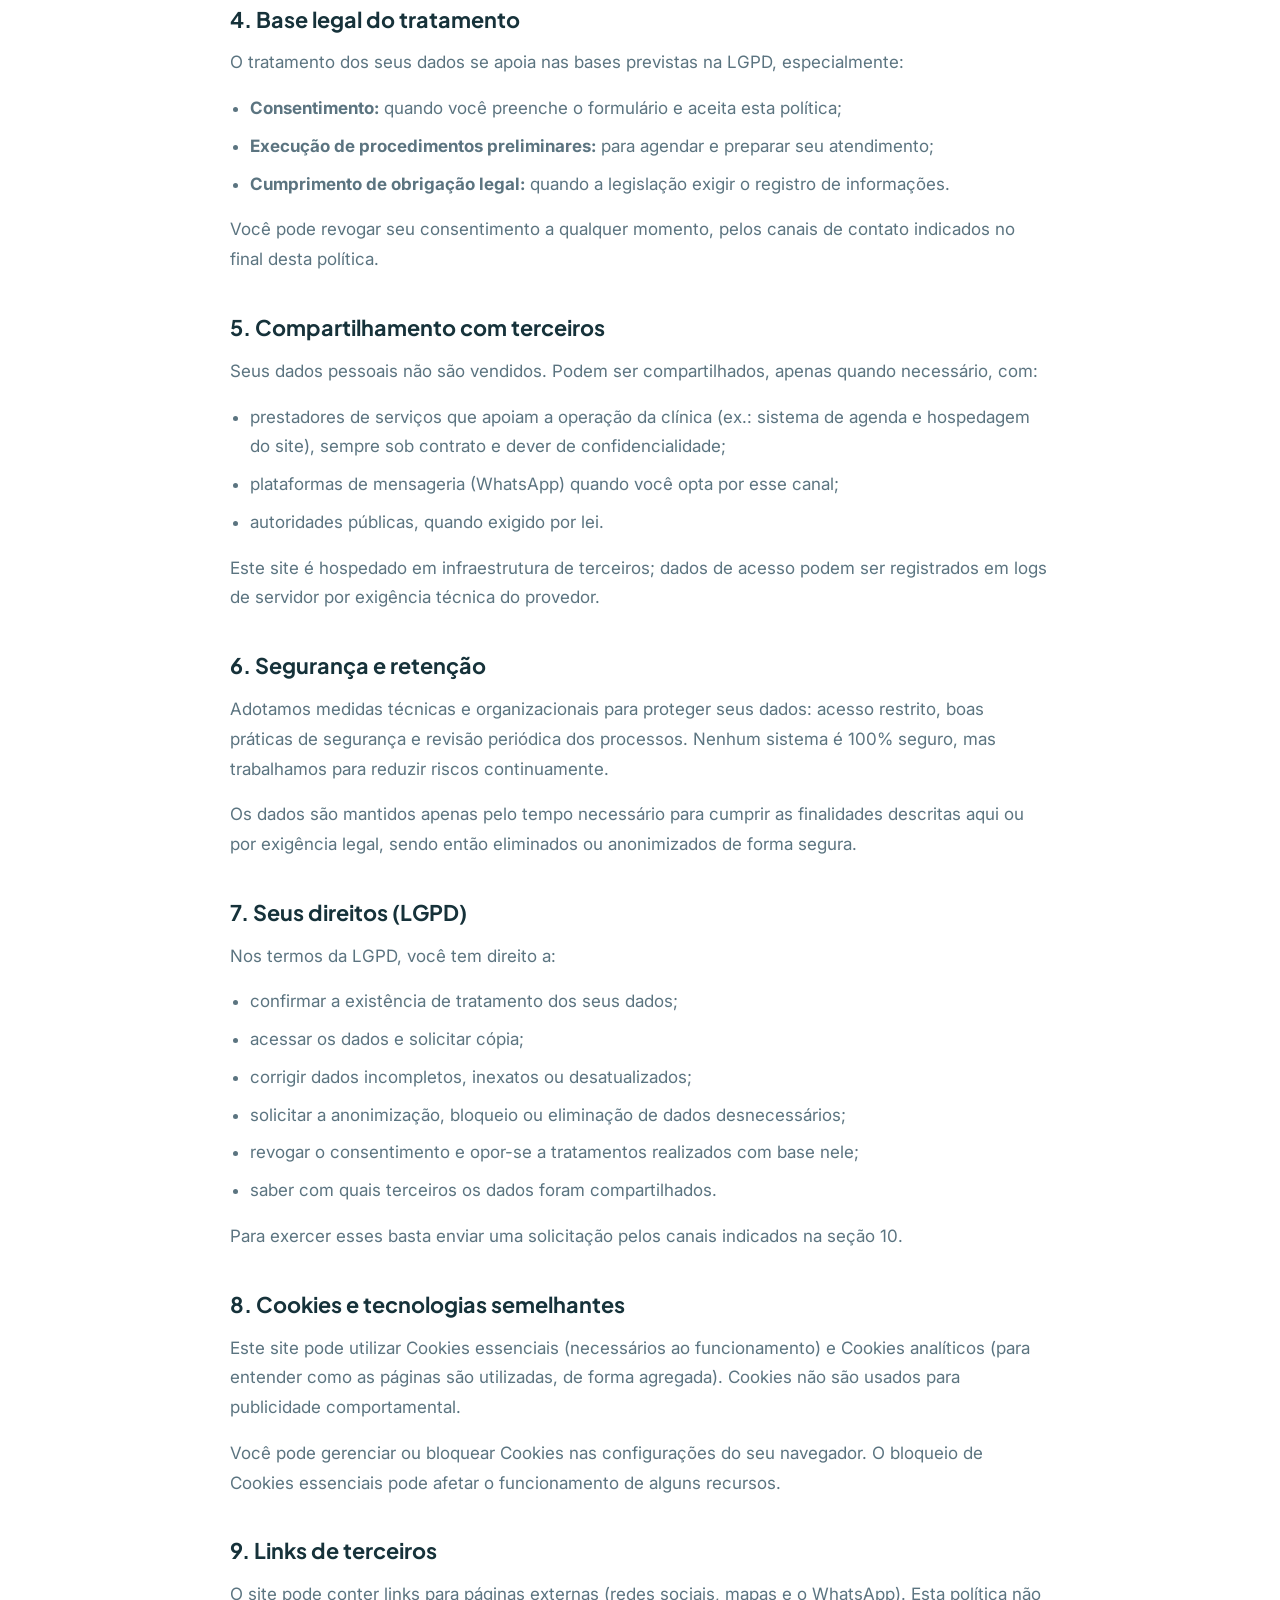
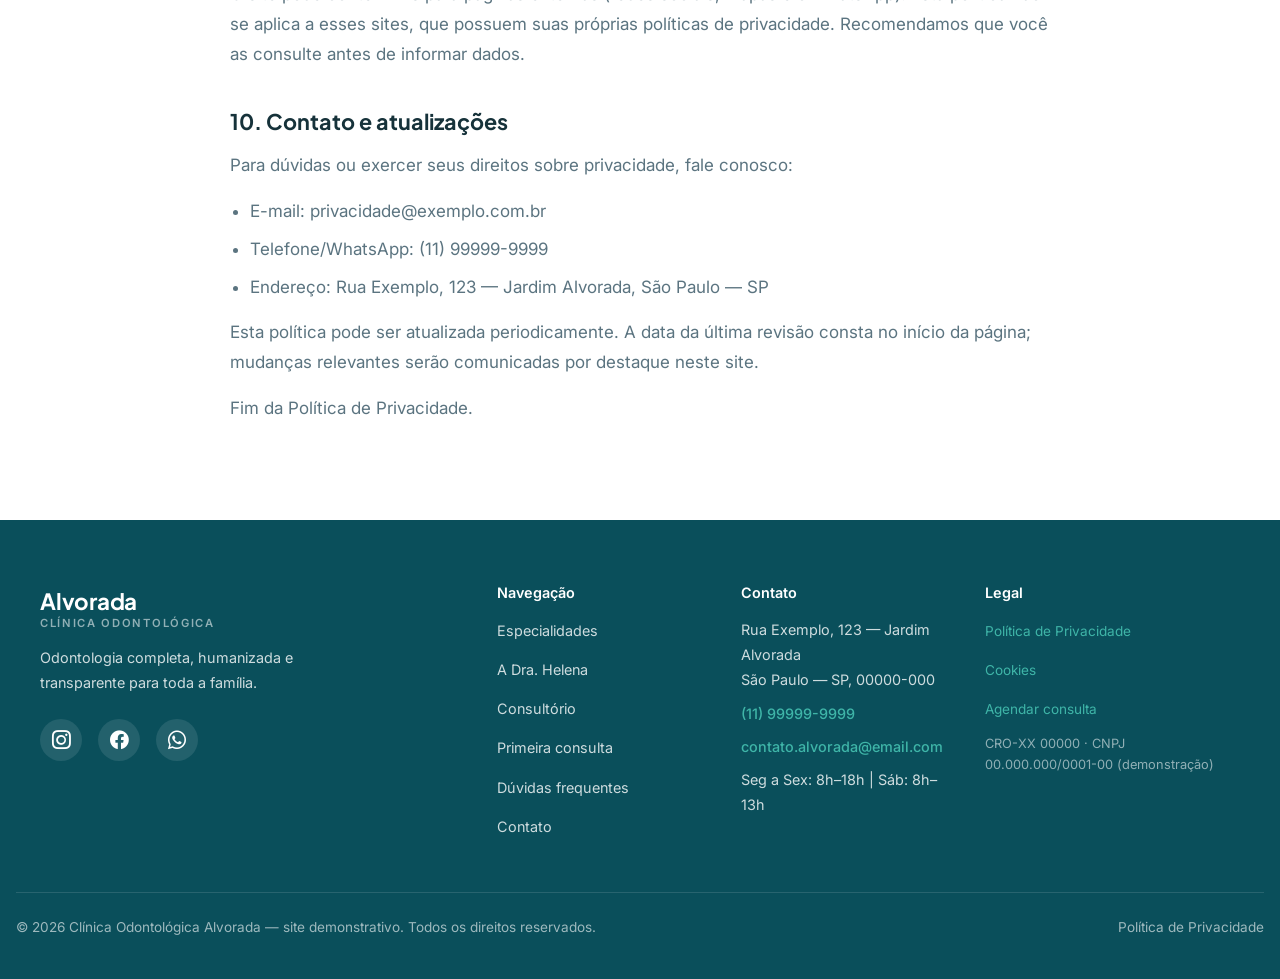
<file: privacidade.html>
﻿<!DOCTYPE html>
<html lang="pt-BR">
<head>
  <meta charset="UTF-8">
  <meta name="viewport" content="width=device-width, initial-scale=1, viewport-fit=cover">
  <title>Política de Privacidade | Clínica Odontológica Alvorada</title>
  <meta name="description" content="Política de Privacidade da Clínica Odontológica Alvorada: como coletamos, usamos, protegemos e compartilhamos seus dados pessoais, conforme a LGPD.">
  <meta name="robots" content="index, follow">
  <meta name="author" content="Clínica Odontológica Alvorada">
  <meta name="theme-color" content="#0E6B7A">
  <link rel="canonical" href="https://www.exemplo.com.br/privacidade.html">

  <meta property="og:type" content="website">
  <meta property="og:locale" content="pt_BR">
  <meta property="og:site_name" content="Clínica Odontológica Alvorada">
  <meta property="og:title" content="Política de Privacidade | Clínica Odontológica Alvorada">
  <meta property="og:description" content="Saiba como a Clínica Alvorada trata seus dados pessoais, em conformidade com a LGPD.">
  <meta property="og:url" content="https://www.exemplo.com.br/privacidade.html">
  <meta property="og:image" content="https://www.exemplo.com.br/images/og-image.png">
  <meta name="twitter:card" content="summary_large_image">

  <link rel="icon" type="image/svg+xml" href="favicon/favicon.svg">
  <link rel="icon" type="image/png" sizes="32x32" href="favicon/favicon-32x32.png">
  <link rel="apple-touch-icon" sizes="180x180" href="favicon/apple-touch-icon.png">

  <link rel="preconnect" href="https://fonts.googleapis.com">
  <link rel="preconnect" href="https://fonts.gstatic.com" crossorigin>
  <link href="https://fonts.googleapis.com/css2?family=Inter:wght@400;500;600&family=Plus+Jakarta+Sans:wght@600;700&display=swap" rel="stylesheet">

  <link rel="stylesheet" href="https://cdn.jsdelivr.net/npm/bootstrap@5.3.3/dist/css/bootstrap.min.css" integrity="sha384-QWTKZyjpPEjISv5WaRU9OFeRpok6YctnYmDr5pNlyT2bRjXh0JMhjY6hW+ALEwIH" crossorigin="anonymous">
  <link rel="stylesheet" href="https://cdn.jsdelivr.net/npm/bootstrap-icons@1.11.3/font/bootstrap-icons.min.css" integrity="sha384-XGjxtQfXaH2tnPFa9x+ruJTuLE3Aa6LhHSWRr1XeTyhezb4abCG4ccI5AkVDxqC+" crossorigin="anonymous">

  <link rel="stylesheet" href="css/style.css">

  <script>document.documentElement.classList.add('js');</script>
</head>
<body>
  <a class="skip-link" href="#conteudo">Pular para o conteúdo</a>

  <!-- ============ CABEÇALHO ============ -->
  <header class="header">
    <div class="container section-wrapper">
      <a class="header-logo" href="index.html" aria-label="Clínica Odontológica Alvorada — início">
        <svg width="36" height="36" viewBox="0 0 64 64" aria-hidden="true" focusable="false">
          <rect width="64" height="64" rx="16" fill="#0E6B7A"></rect>
          <path fill="#FFFFFF" d="M20 17c4-4 20-4 24 0 4 4 3 12 1 20-2 8-4 14-7 15-3 1-4-4-6-4s-3 5-6 4c-3-1-5-7-7-15-2-8-3-16 1-20z"></path>
        </svg>
        <span class="logo-text">
          <span>Alvorada</span>
          <span class="logo-sub">Clínica Odontológica</span>
        </span>
      </a>

      <nav class="header-nav" id="menu-principal" aria-label="Menu principal">
        <a class="header-nav-link" href="index.html#especialidades">Especialidades</a>
        <a class="header-nav-link" href="index.html#profissional">A Dra. Helena</a>
        <a class="header-nav-link" href="index.html#consultorio">Consultório</a>
        <a class="header-nav-link" href="index.html#primeira-consulta">Primeira consulta</a>
        <a class="header-nav-link" href="index.html#faq">Dúvidas</a>
        <a class="header-nav-link" href="index.html#contato">Contato</a>
        <a class="header-cta" href="index.html#contato" data-whatsapp-message="Olá! Gostaria de agendar uma avaliação odontológica.">
          <i class="bi bi-whatsapp" aria-hidden="true"></i> Agendar
        </a>
      </nav>

      <button class="header-toggler" type="button" aria-expanded="false" aria-controls="menu-principal" aria-label="Abrir ou fechar o menu">
        <span class="header-toggler-bar"></span>
        <span class="header-toggler-bar"></span>
        <span class="header-toggler-bar"></span>
      </button>
    </div>
  </header>

  <main id="conteudo">

    <!-- ============ CABEÇALHO DA PÁGINA ============ -->
    <section class="page-hero">
      <span class="section-eyebrow">Transparência</span>
      <h1>Política de Privacidade</h1>
      <p>Como a Clínica Odontológica Alvorada coleta, utiliza e protege seus dados pessoais.</p>
    </section>

    <!-- ============ CONTEÚDO LEGAL ============ -->
    <section class="section">
      <div class="section-wrapper legal-content">
        <p class="legal-updated">Última atualização: 9 de outubro de 2026.</p>

        <div class="demo-banner">
          <i class="bi bi-exclamation-triangle" aria-hidden="true"></i>
          <span>Modelo demonstrativo.</span>
        </div>

        <h2 id="introducao">1. Introdução</h2>
        <p>A Clínica Odontológica Alvorada (“nós” ou “clínica”) valoriza a privacidade de seus pacientes e visitantes. Esta Política de Privacidade descreve de forma transparente como tratamos dados pessoais coletados por meio deste site, em conformidade com a Lei Geral de Proteção de Dados (Lei nº 13.709/2018 — LGPD).</p>
        <p>Ao utilizar este site e enviar seus dados pelos formulários, você declara ter lido e compreendido esta política.</p>

        <h2 id="dados-coletados">2. Dados que coletamos</h2>
        <p>Coletamos apenas os dados necessários para retornar seu contato e agendar atendimentos:</p>
        <ul>
          <li><strong>Informações de contato:</strong> nome completo, telefone/WhatsApp e endereço de e-mail;</li>
          <li><strong>Informações do atendimento:</strong> assunto de interesse e mensagem enviada pelo formulário;</li>
          <li><strong>Dados técnicos:</strong> endereço IP, tipo de navegador e páginas visitadas, quando Cookies ou ferramentas similares estiverem ativas.</li>
        </ul>
        <p>Não solicitamos dados sensíveis de saúde pelos formulários deste site. Informações clínicas devem ser tratadas presencialmente ou por canais seguros da clínica.</p>

        <h2 id="uso-dados">3. Como usamos seus dados</h2>
        <p>Utilizamos suas informações para:</p>
        <ul>
          <li>retornar contatos e responder dúvidas enviadas pelo site ou WhatsApp;</li>
          <li>agendar e confirmar consultas;</li>
          <li>enviar informações sobre horários, endereço e serviços solicitados;</li>
          <li>melhorar a experiência de navegação neste site (mediante Cookies, quando aplicável);</li>
          <li>cumprir obrigações legais e regulatórias.</li>
        </ul>
        <p>Não usamos seus dados para envio de comunicações promocionais sem seu consentimento específico.</p>

        <h2 id="base-legal">4. Base legal do tratamento</h2>
        <p>O tratamento dos seus dados se apoia nas bases previstas na LGPD, especialmente:</p>
        <ul>
          <li><strong>Consentimento:</strong> quando você preenche o formulário e aceita esta política;</li>
          <li><strong>Execução de procedimentos preliminares:</strong> para agendar e preparar seu atendimento;</li>
          <li><strong>Cumprimento de obrigação legal:</strong> quando a legislação exigir o registro de informações.</li>
        </ul>
        <p>Você pode revogar seu consentimento a qualquer momento, pelos canais de contato indicados no final desta política.</p>

        <h2 id="compartilhamento">5. Compartilhamento com terceiros</h2>
        <p>Seus dados pessoais não são vendidos. Podem ser compartilhados, apenas quando necessário, com:</p>
        <ul>
          <li>prestadores de serviços que apoiam a operação da clínica (ex.: sistema de agenda e hospedagem do site), sempre sob contrato e dever de confidencialidade;</li>
          <li>plataformas de mensageria (WhatsApp) quando você opta por esse canal;</li>
          <li>autoridades públicas, quando exigido por lei.</li>
        </ul>
        <p>Este site é hospedado em infraestrutura de terceiros; dados de acesso podem ser registrados em logs de servidor por exigência técnica do provedor.</p>

        <h2 id="seguranca">6. Segurança e retenção</h2>
        <p>Adotamos medidas técnicas e organizacionais para proteger seus dados: acesso restrito, boas práticas de segurança e revisão periódica dos processos. Nenhum sistema é 100% seguro, mas trabalhamos para reduzir riscos continuamente.</p>
        <p>Os dados são mantidos apenas pelo tempo necessário para cumprir as finalidades descritas aqui ou por exigência legal, sendo então eliminados ou anonimizados de forma segura.</p>

        <h2 id="direitos">7. Seus direitos (LGPD)</h2>
        <p>Nos termos da LGPD, você tem direito a:</p>
        <ul>
          <li>confirmar a existência de tratamento dos seus dados;</li>
          <li>acessar os dados e solicitar cópia;</li>
          <li>corrigir dados incompletos, inexatos ou desatualizados;</li>
          <li>solicitar a anonimização, bloqueio ou eliminação de dados desnecessários;</li>
          <li>revogar o consentimento e opor-se a tratamentos realizados com base nele;</li>
          <li>saber com quais terceiros os dados foram compartilhados.</li>
        </ul>
        <p>Para exercer esses basta enviar uma solicitação pelos canais indicados na seção 10.</p>

        <h2 id="cookies">8. Cookies e tecnologias semelhantes</h2>
        <p>Este site pode utilizar Cookies essenciais (necessários ao funcionamento) e Cookies analíticos (para entender como as páginas são utilizadas, de forma agregada). Cookies não são usados para publicidade comportamental.</p>
        <p>Você pode gerenciar ou bloquear Cookies nas configurações do seu navegador. O bloqueio de Cookies essenciais pode afetar o funcionamento de alguns recursos.</p>

        <h2 id="links-terceiros">9. Links de terceiros</h2>
        <p>O site pode conter links para páginas externas (redes sociais, mapas e o WhatsApp). Esta política não se aplica a esses sites, que possuem suas próprias políticas de privacidade. Recomendamos que você as consulte antes de informar dados.</p>

        <h2 id="contato-privacidade">10. Contato e atualizações</h2>
        <p>Para dúvidas ou exercer seus direitos sobre privacidade, fale conosco:</p>
        <ul>
          <li>E-mail: <a href="mailto:privacidade@exemplo.com.br">privacidade@exemplo.com.br</a></li>
          <li>Telefone/WhatsApp: <a href="tel:+5511999999999">(11) 99999-9999</a></li>
          <li>Endereço: Rua Exemplo, 123 — Jardim Alvorada, São Paulo — SP</li>
        </ul>
        <p>Esta política pode ser atualizada periodicamente. A data da última revisão consta no início da página; mudanças relevantes serão comunicadas por destaque neste site.</p>

        <p class="legal-updated">Fim da Política de Privacidade.</p>
      </div>
    </section>

  </main>

  <!-- ============ RODAPÉ ============ -->
  <footer class="footer">
    <div class="section-wrapper">
      <div class="footer-brand">
        <div class="logo">Alvorada</div>
        <div class="logo-sub">Clínica Odontológica</div>
        <p>Odontologia completa, humanizada e transparente para toda a família.</p>
        <div class="footer-social">
          <a href="https://www.instagram.com/" target="_blank" rel="noopener noreferrer" aria-label="Instagram da clínica (demonstração)">
            <i class="bi bi-instagram" aria-hidden="true"></i>
          </a>
          <a href="https://www.facebook.com/" target="_blank" rel="noopener noreferrer" aria-label="Facebook da clínica (demonstração)">
            <i class="bi bi-facebook" aria-hidden="true"></i>
          </a>
          <a href="index.html#contato" data-whatsapp-message="Olá! Gostaria de agendar uma avaliação odontológica." aria-label="Falar com a clínica pelo WhatsApp">
            <i class="bi bi-whatsapp" aria-hidden="true"></i>
          </a>
        </div>
      </div>

      <div class="footer-links">
        <h4>Navegação</h4>
        <ul>
          <li><a href="index.html#especialidades">Especialidades</a></li>
          <li><a href="index.html#profissional">A Dra. Helena</a></li>
          <li><a href="index.html#consultorio">Consultório</a></li>
          <li><a href="index.html#primeira-consulta">Primeira consulta</a></li>
          <li><a href="index.html#faq">Dúvidas frequentes</a></li>
          <li><a href="index.html#contato">Contato</a></li>
        </ul>
      </div>

      <div class="footer-contact">
        <h4>Contato</h4>
        <p>Rua Exemplo, 123 — Jardim Alvorada<br>São Paulo — SP, 00000-000</p>
        <p><a href="tel:+5511999999999">(11) 99999-9999</a></p>
        <p><a href="mailto:contato.alvorada@email.com">contato.alvorada@email.com</a></p>
        <p>Seg a Sex: 8h–18h | Sáb: 8h–13h</p>
      </div>

      <div class="footer-legal">
        <h4>Legal</h4>
        <ul class="footer-links">
          <li><a href="privacidade.html">Política de Privacidade</a></li>
          <li><a href="privacidade.html#cookies">Cookies</a></li>
          <li><a href="index.html#contato">Agendar consulta</a></li>
        </ul>
        <p class="footer-note">CRO-XX 00000 · CNPJ 00.000.000/0001-00 (demonstração)</p>
      </div>
    </div>

    <div class="footer-bottom">
      <p>© <span data-current-year>2026</span> Clínica Odontológica Alvorada — site demonstrativo. Todos os direitos reservados.</p>
      <p><a href="privacidade.html">Política de Privacidade</a></p>
    </div>
  </footer>

  <!-- ============ BOTÕES FLUTUANTES ============ -->
  <button class="back-to-top" type="button" aria-label="Voltar ao topo">
    <i class="bi bi-arrow-up" aria-hidden="true"></i>
  </button>

  <a class="fab-whatsapp" href="index.html" data-whatsapp-message="Olá! Gostaria de agendar uma avaliação odontológica." aria-label="Falar pelo WhatsApp">
    <span class="pulse-ring" aria-hidden="true"></span>
    <i class="bi bi-whatsapp" aria-hidden="true"></i>
  </a>

  <script src="https://cdn.jsdelivr.net/npm/bootstrap@5.3.3/dist/js/bootstrap.bundle.min.js" integrity="sha384-YvpcrYf0tY3lHB60NNkmXc5s9fDVZLESaAA55NDzOxhy9GkcIdslK1eN7N6jIeHz" crossorigin="anonymous"></script>
  <script src="js/script.js"></script>
</body>
</html>
</file>
<file: css/style.css>
/* ============================================================
   CLÍNICA ODONTOLÓGICA ALVORADA — style.css
   Arquivo único com todas as regras.
   ============================================================ */

/* ---------- 1. VARIÁVEIS CSS (paleta, tipografia, espaçamentos) ---------- */
:root {
  --color-primary: #0E6B7A;
  --color-primary-dark: #0A4F5B;
  --color-secondary: #3FB5A8;
  --color-accent: #7FD6CC;
  --color-bg: #FFFFFF;
  --color-surface: #F2F8FA;
  --color-text: #16323A;
  --color-muted: #5B7480;
  --color-border: #D9E7EC;
  --color-cta: #1FA855;
  --color-cta-hover: #178A45;
  --color-cta-light: #E6F4F5;
  --color-cta-bg: #0A4F5B;

  --radius-sm: 8px;
  --radius-md: 16px;
  --radius-lg: 24px;
  --radius-full: 999px;

  --shadow-sm: 0 4px 16px rgba(15, 76, 92, 0.06);
  --shadow-md: 0 8px 30px rgba(15, 76, 92, 0.08);
  --shadow-lg: 0 12px 40px rgba(15, 76, 92, 0.10);

  --space-1: 0.25rem;
  --space-2: 0.5rem;
  --space-3: 0.75rem;
  --space-4: 1rem;
  --space-5: 1.25rem;
  --space-6: 1.5rem;
  --space-7: 1.75rem;
  --space-8: 2rem;
  --space-9: 2.25rem;
  --space-10: 2.5rem;
  --space-12: 3rem;
  --space-14: 3.5rem;
  --space-16: 4rem;
  --space-20: 5rem;
  --space-24: 6rem;
  --space-28: 7rem;
  --space-32: 8rem;

  --font-heading: 'Plus Jakarta Sans', sans-serif;
  --font-body: 'Inter', sans-serif;

  --h1-size: clamp(2.1rem, 5.5vw, 3.25rem);
  --h2-size: clamp(1.75rem, 3.8vw, 2.25rem);
  --h3-size: 1.25rem;
  --body-size: 1.0625rem;
  --small-size: 0.875rem;
  --lead-size: 1.125rem;

  --leading-tight: 1.15;
  --leading-snug: 1.35;
  --leading-normal: 1.6;
  --leading-relaxed: 1.75;

  --header-height: 80px;
  --header-height-scrolled: 68px;

  --btn-padding: 0.85rem 1.75rem;
  --btn-icon-size: 1.25rem;

  --section-bg: var(--color-bg);
  --section-bg-alt: var(--color-surface);
}

/* ---------- 2. BASE / RESET ---------- */
*,
*::before,
*::after {
  box-sizing: border-box;
}

html {
  scroll-behavior: smooth;
  scroll-padding-top: 96px;
  -webkit-font-smoothing: antialiased;
  -moz-osx-font-smoothing: grayscale;
}

body {
  margin: 0;
  font-family: var(--font-body);
  font-size: var(--body-size);
  line-height: var(--leading-normal);
  color: var(--color-text);
  background: var(--color-bg);
  overflow-x: hidden;
}

img {
  display: block;
  max-width: 100%;
  height: auto;
}

a {
  text-decoration: none;
  color: inherit;
}

ul {
  list-style: none;
  margin: 0;
  padding: 0;
}

button {
  font-family: inherit;
  font-size: inherit;
  border: none;
  cursor: pointer;
  background: none;
}

.skip-link {
  position: absolute;
  top: -100%;
  left: var(--space-4);
  z-index: 10000;
  padding: var(--space-3) var(--space-5);
  background: var(--color-cta);
  color: #fff;
  border-radius: var(--radius-sm);
  font-weight: 600;
  transition: top 0.2s;
}

.skip-link:focus {
  top: var(--space-4);
  outline: 3px solid var(--color-accent);
  outline-offset: 2px;
}

:focus-visible {
  outline: 3px solid var(--color-primary);
  outline-offset: 3px;
  border-radius: 4px;
}

/* ---------- 3. HEADER ---------- */
.header {
  position: sticky;
  top: 0;
  z-index: 1040;
  height: var(--header-height);
  background: rgba(255, 255, 255, 0.9);
  backdrop-filter: blur(8px);
  border-bottom: 1px solid transparent;
  transition: height 0.35s ease, background 0.35s ease, border-color 0.35s ease, box-shadow 0.35s ease;
}

.header.scrolled {
  height: var(--header-height-scrolled);
  background: rgba(255, 255, 255, 0.96);
  border-bottom-color: var(--color-border);
  box-shadow: var(--shadow-sm);
}

.header .container {
  display: flex;
  align-items: center;
  height: 100%;
}

.header-logo {
  display: flex;
  align-items: center;
  gap: var(--space-3);
}

.header-logo svg {
  flex-shrink: 0;
}

.header-logo span {
  font-family: var(--font-heading);
  font-weight: 700;
  font-size: 1.35rem;
  color: var(--color-primary);
  letter-spacing: -0.02em;
}

.header-logo .logo-sub {
  font-size: 0.7rem;
  font-weight: 600;
  letter-spacing: 0.15em;
  text-transform: uppercase;
  color: var(--color-muted);
  margin-top: -0.3rem;
}

.header-nav {
  display: flex;
  align-items: center;
  gap: var(--space-2);
  margin-left: auto;
}

.header-nav-link {
  position: relative;
  padding: var(--space-2) var(--space-4);
  font-weight: 500;
  font-size: 0.95rem;
  color: var(--color-text);
  border-radius: var(--radius-sm);
  transition: color 0.2s;
}

.header-nav-link:hover,
.header-nav-link:focus-visible {
  color: var(--color-primary);
}

.header-nav-link.active {
  color: var(--color-primary);
  font-weight: 600;
}

.header-nav-link.active::after {
  content: '';
  position: absolute;
  bottom: 0;
  left: 50%;
  transform: translateX(-50%);
  width: 24px;
  height: 3px;
  border-radius: 3px;
  background: var(--color-secondary);
}

.header-cta {
  display: flex;
  align-items: center;
  gap: var(--space-2);
  padding: var(--space-2) var(--space-4);
  border-radius: var(--radius-full);
  font-weight: 600;
  color: #fff;
  background: var(--color-cta);
  box-shadow: 0 4px 14px rgba(31, 168, 85, 0.35);
  transition: transform 0.2s, box-shadow 0.2s;
}

/* ---------- 4. SEÇÕES GERAIS ---------- */
.section {
  padding: var(--space-20) var(--space-4);
  position: relative;
}

.section-alt {
  background: var(--color-surface);
}

.section-wrapper {
  max-width: 1200px;
  margin: 0 auto;
}

.section-heading {
  text-align: center;
  max-width: 780px;
  margin: 0 auto var(--space-6);
}

.section-eyebrow {
  display: inline-block;
  font-size: var(--small-size);
  font-weight: 600;
  letter-spacing: 0.12em;
  text-transform: uppercase;
  color: var(--color-primary);
  background: var(--color-cta-light);
  padding: 0.3rem var(--space-4);
  border-radius: var(--radius-full);
  margin-bottom: var(--space-3);
}

.section-title {
  font-family: var(--font-heading);
  font-size: var(--h2-size);
  font-weight: 700;
  line-height: var(--leading-snug);
  color: var(--color-text);
  margin: 0 0 var(--space-2);
}

.section-subtitle {
  font-size: var(--lead-size);
  line-height: var(--leading-relaxed);
  color: var(--color-muted);
  margin: 0;
  max-width: 60ch;
}

/* ---------- 5. HERO ---------- */
.hero {
  padding: var(--space-28) var(--space-4) var(--space-20);
  display: grid;
  grid-template-columns: 1fr 1fr;
  gap: var(--space-12);
  align-items: center;
}

.hero-badge {
  display: inline-flex;
  align-items: center;
  gap: var(--space-2);
  padding: 0.4rem var(--space-4);
  border-radius: var(--radius-full);
  background: var(--color-cta-light);
  color: var(--color-primary);
  font-weight: 600;
  font-size: 0.9rem;
  margin-bottom: var(--space-5);
}

.hero-badge svg {
  flex-shrink: 0;
}

.hero h1 {
  font-family: var(--font-heading);
  font-size: var(--h1-size);
  font-weight: 700;
  line-height: var(--leading-tight);
  color: var(--color-text);
  margin: 0 0 var(--space-4);
}

.hero p {
  font-size: var(--lead-size);
  line-height: var(--leading-relaxed);
  color: var(--color-muted);
  margin: 0 0 var(--space-6);
  max-width: 52ch;
}

.hero-buttons {
  display: flex;
  flex-wrap: wrap;
  gap: var(--space-4);
  margin-bottom: var(--space-6);
}

.hero-trust {
  display: flex;
  flex-wrap: wrap;
  gap: var(--space-4);
  padding: var(--space-4) var(--space-6);
  border-radius: var(--radius-md);
  background: rgba(255, 255, 255, 0.7);
  border: 1px solid var(--color-border);
}

.hero-trust-item {
  display: flex;
  align-items: center;
  gap: var(--space-2);
  font-size: 0.9rem;
  font-weight: 500;
  color: var(--color-text);
}

.hero-trust-item svg {
  color: var(--color-secondary);
  flex-shrink: 0;
}

.hero-image {
  position: relative;
  border-radius: var(--radius-lg);
  overflow: hidden;
  aspect-ratio: 4 / 5;
  max-width: 640px;
  width: 100%;
  box-shadow: var(--shadow-lg);
}

.hero-image::before {
  content: '';
  position: absolute;
  inset: 0;
  background: radial-gradient(circle at 75% 25%, rgba(127, 214, 204, 0.45), transparent 60%);
  pointer-events: none;
}

.hero-image::after {
  content: '';
  position: absolute;
  inset: 0;
  background: radial-gradient(circle at 90% 70%, rgba(127, 214, 204, 0.15), transparent 50%);
  pointer-events: none;
}

.hero-image img,
.hero-image .image-placeholder {
  position: absolute;
  inset: 0;
  width: 100%;
  height: 100%;
  object-fit: cover;
}

.hero-card-float {
  position: absolute;
  bottom: var(--space-6);
  left: var(--space-6);
  padding: var(--space-4) var(--space-5);
  border-radius: var(--radius-md);
  background: #fff;
  box-shadow: var(--shadow-md);
  display: flex;
  flex-direction: column;
  gap: 2px;
}

.hero-card-float .card-label {
  font-size: 0.7rem;
  font-weight: 600;
  letter-spacing: 0.06em;
  text-transform: uppercase;
  color: var(--color-muted);
}

.hero-card-float .card-detail {
  font-size: 1rem;
  font-weight: 600;
  color: var(--color-text);
}

/* ---------- 6. FAIXA DE CONFIANÇA ---------- */
.trust-bar {
  background: var(--color-surface);
  padding: var(--space-6) var(--space-4);
  margin-bottom: var(--space-6);
}

.trust-bar .section-wrapper {
  display: grid;
  grid-template-columns: repeat(4, 1fr);
  gap: var(--space-6);
  align-items: center;
}

.trust-bar-item {
  display: flex;
  align-items: center;
  gap: var(--space-3);
  font-size: 0.95rem;
  font-weight: 500;
  color: var(--color-text);
}

.trust-bar-item svg {
  color: var(--color-primary);
  flex-shrink: 0;
}


/* ---------- 8. ESPECIALIDADES ---------- */
.services-grid {
  display: grid;
  grid-template-columns: repeat(4, 1fr);
  gap: var(--space-6);
}

.service-card {
  background: #fff;
  border: 1px solid var(--color-border);
  border-radius: var(--radius-md);
  padding: var(--space-7);
  box-shadow: var(--shadow-sm);
  transition: transform 0.3s, box-shadow 0.3s;
  display: flex;
  flex-direction: column;
}

.service-card:hover {
  transform: translateY(-4px);
  box-shadow: var(--shadow-md);
}

.service-card-icon {
  width: 56px;
  height: 56px;
  border-radius: var(--radius-md);
  background: rgba(14, 107, 122, 0.08);
  color: var(--color-primary);
  display: flex;
  align-items: center;
  justify-content: center;
  margin-bottom: var(--space-5);
}

.service-card-icon svg {
  width: 26px;
  height: 26px;
}

.service-card h3 {
  font-size: var(--h3-size);
  font-weight: 600;
  margin: 0 0 var(--space-3);
  line-height: var(--leading-snug);
}

.service-card p {
  font-size: 0.95rem;
  line-height: var(--leading-relaxed);
  color: var(--color-muted);
  margin: 0 0 var(--space-5);
  flex-grow: 1;
}

.service-card-link {
  font-weight: 600;
  color: var(--color-primary);
  display: inline-flex;
  align-items: center;
  gap: var(--space-2);
  transition: gap 0.2s;
}

.service-card-link:hover {
  gap: var(--space-4);
}

.service-card-link svg {
  transition: transform 0.2s;
}

.service-card-link:hover svg {
  transform: translateX(4px);
}

/* ---------- 9. PROFISSIONAL ---------- */
.about-grid {
  display: grid;
  grid-template-columns: 1fr 1fr;
  gap: var(--space-10);
  align-items: center;
}

.about-image {
  position: relative;
  border-radius: var(--radius-lg);
  overflow: hidden;
  aspect-ratio: 4 / 5;
}

.about-image::before {
  content: '';
  position: absolute;
  inset: 0;
  background: radial-gradient(circle at 80% 70%, rgba(127, 214, 204, 0.25), transparent 55%);
  pointer-events: none;
}

.about-image img,
.about-image .image-placeholder {
  position: absolute;
  inset: 0;
  width: 100%;
  height: 100%;
  object-fit: cover;
}

.about-image-badge {
  position: absolute;
  bottom: var(--space-4);
  right: var(--space-4);
  padding: 0.4rem var(--space-4);
  border-radius: var(--radius-full);
  background: #fff;
  font-size: 0.7rem;
  font-weight: 600;
  letter-spacing: 0.05em;
  color: var(--color-muted);
  text-align: center;
}

.about-image-decoration {
  position: absolute;
  inset: 0;
  border-radius: var(--radius-lg);
  background: var(--color-accent);
  opacity: 0.12;
  clip-path: polygon(0 0, 100% 0, 100% 80%, 0 100%);
  pointer-events: none;
}

.about-text .lead {
  font-size: var(--lead-size);
  line-height: var(--leading-relaxed);
  color: var(--color-primary);
  margin-bottom: var(--space-6);
}

.about-text p {
  font-size: var(--body-size);
  line-height: var(--leading-relaxed);
  color: var(--color-muted);
  margin-bottom: var(--space-5);
}

.about-formation {
  margin-bottom: var(--space-6);
}

.about-formation-item {
  display: flex;
  gap: var(--space-3);
  padding: var(--space-3) var(--space-4);
  border-radius: var(--radius-md);
  background: #fff;
  border: 1px solid var(--color-border);
  margin-bottom: var(--space-3);
}

.about-formation-item svg {
  color: var(--color-secondary);
  flex-shrink: 0;
}

.about-formation-item span {
  font-weight: 500;
  color: var(--color-text);
}

.about-quote {
  padding: var(--space-7) var(--space-8);
  border-left: 4px solid var(--color-secondary);
  border-radius: 0 var(--radius-md) var(--radius-md) 0;
  background: var(--color-cta-light);
  margin: var(--space-6) 0;
}

.about-quote p {
  font-style: italic;
  font-size: var(--lead-size);
  line-height: var(--leading-relaxed);
  color: var(--color-text);
  margin: 0;
}

.about-quote cite {
  display: block;
  font-style: normal;
  font-weight: 600;
  margin-top: var(--space-3);
  color: var(--color-primary);
}

/* ---------- 11. GALERIA ---------- */
.gallery-grid {
  display: grid;
  grid-template-columns: repeat(3, 1fr);
  gap: var(--space-4);
}

.gallery-item {
  position: relative;
  border-radius: var(--radius-md);
  overflow: hidden;
  aspect-ratio: 4 / 3;
  background: var(--color-surface);
}

.gallery-item img,
.gallery-item .image-placeholder {
  position: absolute;
  inset: 0;
  width: 100%;
  height: 100%;
  object-fit: cover;
  transition: transform 0.5s ease;
}

.gallery-item:hover img,
.gallery-item:hover .image-placeholder {
  transform: scale(1.05);
}

.gallery-item-caption {
  position: absolute;
  bottom: 0;
  left: 0;
  right: 0;
  padding: var(--space-4);
  background: linear-gradient(transparent, rgba(10, 79, 91, 0.85));
  color: #fff;
  font-size: 0.85rem;
  font-weight: 500;
}

/* ---------- 12. PRIMEIRA CONSULTA (linha do tempo) ---------- */
.steps-grid {
  display: grid;
  grid-template-columns: repeat(4, 1fr);
  gap: var(--space-6);
  max-width: 1100px;
  margin: 0 auto;
}

.step-item {
  position: relative;
  padding: 0 0 var(--space-8);
}

.step-number {
  width: 48px;
  height: 48px;
  border-radius: 50%;
  background: var(--color-primary);
  color: #fff;
  font-family: var(--font-heading);
  font-weight: 700;
  font-size: 1.2rem;
  display: flex;
  align-items: center;
  justify-content: center;
  margin-bottom: var(--space-6);
}

.step-item:not(:last-child) {
  position: relative;
}

.step-item:not(:last-child)::after {
  content: '';
  position: absolute;
  top: 23px;
  left: calc(50% + 34px);
  width: calc(100% + var(--space-6) - 68px);
  height: 0;
  border-top: 2px dashed var(--color-border);
}

.step-item h3 {
  font-size: var(--h3-size);
  font-weight: 600;
  margin: 0 0 var(--space-3);
}

.step-item p {
  font-size: 0.95rem;
  line-height: var(--leading-relaxed);
  color: var(--color-muted);
  margin: 0;
}

.steps-complement {
  margin-top: var(--space-8);
  padding: var(--space-6);
  border-radius: var(--radius-md);
  background: var(--color-cta-light);
  border: 1px solid rgba(14, 107, 122, 0.2);
}

.steps-complement h3 {
  font-size: var(--h3-size);
  font-weight: 600;
  margin: 0 0 var(--space-4);
}

.steps-complement ul {
  display: grid;
  grid-template-columns: repeat(2, 1fr);
  gap: var(--space-4);
  padding: 0;
  margin: 0;
}

.steps-complement li {
  display: flex;
  gap: var(--space-3);
  align-items: flex-start;
  font-size: 0.95rem;
  color: var(--color-text);
}

.steps-complement li svg {
  color: var(--color-secondary);
  flex-shrink: 0;
  margin-top: 2px;
}

.transparency-note {
  margin-top: var(--space-6);
  padding: var(--space-5) var(--space-6);
  border-radius: var(--radius-md);
  background: var(--color-surface);
  border: 1px solid var(--color-border);
  font-size: 0.9rem;
  color: var(--color-muted);
}

/* ---------- 13. DEPOIMENTOS (demonstrativos) ---------- */
.testimonials-grid {
  display: grid;
  grid-template-columns: repeat(3, 1fr);
  gap: var(--space-6);
}

.testimonial-card {
  background: #fff;
  border: 1px solid var(--color-border);
  border-radius: var(--radius-md);
  padding: var(--space-7);
}

.testimonial-card-icon {
  width: 48px;
  height: 48px;
  border-radius: 50%;
  background: var(--color-cta-light);
  color: var(--color-secondary);
  display: flex;
  align-items: center;
  justify-content: center;
  margin-bottom: var(--space-4);
}

.testimonial-card-icon svg {
  width: 22px;
  height: 22px;
}

.testimonial-card h3 {
  font-size: var(--h3-size);
  font-weight: 600;
  margin: 0 0 var(--space-3);
}

/* ---------- 14. FAQ ---------- */
.faq-list {
  max-width: 820px;
  margin: 0 auto;
}

.faq-item {
  border-bottom: 1px solid var(--color-border);
}

.faq-item:not(:last-child) {
  padding-bottom: var(--space-5);
}

.faq-question {
  display: flex;
  align-items: center;
  justify-content: space-between;
  gap: var(--space-4);
  padding: var(--space-5);
  width: 100%;
  text-align: left;
}

.faq-question .faq-q-text,
.faq-question h3 {
  font-family: var(--font-heading);
  font-size: var(--h3-size);
  font-weight: 600;
  margin: 0;
  flex-grow: 1;
  line-height: var(--leading-snug);
  color: var(--color-text);
}

.faq-toggle {
  width: 40px;
  height: 40px;
  border-radius: 50%;
  background: var(--color-surface);
  color: var(--color-primary);
  display: flex;
  align-items: center;
  justify-content: center;
  flex-shrink: 0;
  transition: transform 0.3s;
}

.faq-item.open .faq-toggle {
  transform: rotate(45deg);
}

.faq-toggle svg {
  width: 18px;
  height: 18px;
}

html.js .faq-answer {
  max-height: 0;
  overflow: hidden;
  transition: max-height 0.35s ease;
}

html.js .faq-item.open .faq-answer {
  max-height: 480px;
}

html:not(.js) .faq-toggle {
  display: none;
}

.faq-answer p {
  font-size: 0.95rem;
  line-height: var(--leading-relaxed);
  color: var(--color-muted);
  margin: 0;
}

/* ---------- 15. CTA FINAL ---------- */
.cta-final {
  background: linear-gradient(135deg, #0A4F5B 0%, #0E6B7A 60%, #0E6B7A 100%);
  color: #fff;
  padding: var(--space-24) var(--space-4);
  position: relative;
  overflow: hidden;
}

.cta-final::before {
  content: '';
  position: absolute;
  inset: 0;
  background: radial-gradient(circle at 85% 15%, rgba(127, 214, 204, 0.2), transparent 50%);
}

.cta-final .section-wrapper {
  position: relative;
  z-index: 1;
  text-align: center;
}

.cta-final h2 {
  font-family: var(--font-heading);
  font-size: var(--h2-size);
  font-weight: 700;
  margin: 0 0 var(--space-5);
}

.cta-final p {
  font-size: var(--lead-size);
  opacity: 0.9;
  max-width: 56ch;
  margin: 0 auto var(--space-8);
}

.cta-buttons {
  display: flex;
  flex-wrap: wrap;
  gap: var(--space-4);
  justify-content: center;
}

/* ---------- 16. CONTATO ---------- */
.contact-grid {
  display: grid;
  grid-template-columns: 1fr 1fr;
  gap: var(--space-12);
}

.contact-info {
  display: flex;
  flex-direction: column;
  gap: var(--space-6);
}

.contact-info h3 {
  font-size: var(--h3-size);
  font-weight: 600;
  margin: 0 0 var(--space-4);
}

.contact-item {
  display: flex;
  gap: var(--space-4);
  align-items: flex-start;
}

.contact-item svg {
  color: var(--color-secondary);
  flex-shrink: 0;
  margin-top: 2px;
}

.contact-item .label {
  font-size: 0.75rem;
  font-weight: 600;
  letter-spacing: 0.08em;
  text-transform: uppercase;
  color: var(--color-muted);
  margin-bottom: 2px;
}

.contact-item p {
  font-size: var(--body-size);
  color: var(--color-text);
  margin: 0;
}

.contact-item a {
  color: var(--color-primary);
  font-weight: 500;
}

.contact-item a:hover {
  color: var(--color-primary-dark);
}

.map-container {
  border-radius: var(--radius-lg);
  overflow: hidden;
  box-shadow: var(--shadow-sm);
  min-height: 320px;
}

.map-container iframe {
  width: 100%;
  height: 100%;
  min-height: 320px;
  border: 0;
  display: block;
}

.contact-form {
  background: #fff;
  border: 1px solid var(--color-border);
  border-radius: var(--radius-lg);
  padding: var(--space-7);
  box-shadow: var(--shadow-sm);
}

.contact-form h3 {
  font-size: var(--h3-size);
  font-weight: 600;
  margin: 0 0 var(--space-5);
}

.form-group {
  margin-bottom: var(--space-5);
}

.form-group label {
  display: block;
  font-size: 0.85rem;
  font-weight: 600;
  color: var(--color-text);
  margin-bottom: 2px;
}

.form-group input,
.form-group select,
.form-group textarea {
  width: 100%;
  padding: var(--space-4);
  border: 1px solid var(--color-border);
  border-radius: var(--radius-sm);
  font-family: inherit;
  font-size: 1rem;
  color: var(--color-text);
  background: #fff;
  transition: border-color 0.2s, box-shadow 0.2s;
}

.form-group input:focus,
.form-group select:focus,
.form-group textarea:focus {
  outline: none;
  border-color: var(--color-primary);
  box-shadow: 0 0 0 3px rgba(14, 107, 122, 0.12);
}

/* ---------- 17. RODAPÉ ---------- */
.footer {
  background: var(--color-primary-dark);
  color: #fff;
  padding: var(--space-16) var(--space-4) var(--space-10);
}

.footer .section-wrapper {
  display: grid;
  grid-template-columns: 2fr 1fr 1fr 1.2fr;
  gap: var(--space-8);
  margin-bottom: var(--space-10);
}

.footer-brand .logo {
  font-family: var(--font-heading);
  font-weight: 700;
  font-size: 1.4rem;
  color: #fff;
  letter-spacing: -0.01em;
}

.footer-brand .logo-sub {
  font-size: 0.7rem;
  font-weight: 600;
  letter-spacing: 0.15em;
  text-transform: uppercase;
  color: rgba(255, 255, 255, 0.55);
  margin-top: -0.3rem;
}

.footer-brand p {
  font-size: 0.9rem;
  line-height: var(--leading-relaxed);
  opacity: 0.8;
  margin-top: var(--space-3);
  max-width: 32ch;
}

.footer h4 {
  font-size: 0.9rem;
  font-weight: 600;
  margin: 0 0 var(--space-4);
  color: #fff;
}

.footer-links li {
  margin-bottom: var(--space-3);
}

.footer-links a {
  font-size: 0.9rem;
  color: rgba(255, 255, 255, 0.8);
  transition: color 0.2s;
}

.footer-links a:hover {
  color: #fff;
}

.footer-contact p {
  font-size: 0.9rem;
  color: rgba(255, 255, 255, 0.8);
  line-height: var(--leading-relaxed);
  margin-bottom: var(--space-2);
}

.footer-contact a {
  color: var(--color-secondary);
  font-weight: 500;
}

.footer-social {
  display: flex;
  gap: var(--space-4);
  margin-top: var(--space-6);
}

.footer-social a {
  width: 42px;
  height: 42px;
  border-radius: 50%;
  background: rgba(255, 255, 255, 0.1);
  display: flex;
  align-items: center;
  justify-content: center;
  color: #fff;
  font-size: 1.1rem;
  transition: background 0.2s;
}

.footer-social a:hover {
  background: var(--color-secondary);
}

.footer-bottom {
  border-top: 1px solid rgba(255, 255, 255, 0.12);
  padding-top: var(--space-6);
  display: flex;
  flex-wrap: wrap;
  justify-content: space-between;
  align-items: center;
  gap: var(--space-4);
}

.footer-bottom p {
  font-size: 0.85rem;
  color: rgba(255, 255, 255, 0.6);
  margin: 0;
}

.footer-legal a {
  color: var(--color-secondary);
  font-size: 0.85rem;
}

.footer-legal .footer-note {
  font-size: 0.8rem;
  color: rgba(255, 255, 255, 0.55);
  margin-top: var(--space-3);
  line-height: var(--leading-normal);
}

/* ---------- 18. BOTÕES ---------- */
.btn-whatsapp {
  display: inline-flex;
  align-items: center;
  gap: var(--space-3);
  padding: var(--btn-padding);
  border-radius: var(--radius-full);
  font-weight: 600;
  font-size: 1rem;
  color: #fff;
  background: var(--color-cta);
  box-shadow: 0 4px 14px rgba(31, 168, 85, 0.35);
  transition: transform 0.2s, box-shadow 0.2s;
}

.btn-whatsapp:hover {
  transform: translateY(-2px);
  box-shadow: 0 6px 18px rgba(31, 168, 85, 0.45);
}

.btn-whatsapp svg {
  width: var(--btn-icon-size);
  height: var(--btn-icon-size);
  flex-shrink: 0;
}

.btn-outline-brand {
  display: inline-flex;
  align-items: center;
  gap: var(--space-3);
  padding: var(--btn-padding);
  border-radius: var(--radius-full);
  font-weight: 600;
  font-size: 1rem;
  color: var(--color-primary);
  border: 2px solid var(--color-primary);
  transition: background 0.2s, color 0.2s, transform 0.2s;
}

.btn-outline-brand:hover {
  background: var(--color-primary);
  color: #fff;
  transform: translateY(-2px);
}

.btn-outline-brand svg {
  width: var(--btn-icon-size);
  height: var(--btn-icon-size);
}

.link-arrow {
  display: inline-flex;
  align-items: center;
  gap: var(--space-2);
  font-weight: 600;
  color: var(--color-primary);
  transition: gap 0.2s;
}

.link-arrow:hover {
  gap: var(--space-4);
}

.link-arrow svg {
  transition: transform 0.2s;
}

.link-arrow:hover svg {
  transform: translateX(4px);
}

/* ---------- 19. BACK TO TOP ---------- */
.back-to-top {
  position: fixed;
  bottom: calc(96px + env(safe-area-inset-bottom, 0px));
  right: 20px;
  width: 52px;
  height: 52px;
  border-radius: 50%;
  background: var(--color-primary);
  color: #fff;
  border: none;
  display: flex;
  align-items: center;
  justify-content: center;
  z-index: 1030;
  box-shadow: var(--shadow-md);
  opacity: 0;
  visibility: hidden;
  transition: opacity 0.3s, visibility 0.3s, transform 0.3s;
}

.back-to-top:hover {
  background: var(--color-primary-dark);
  transform: translateX(-4px);
}

.back-to-top.visible {
  opacity: 1;
  visibility: visible;
}

/* ---------- 20. BOTÃO WHATSAPP FLUTUANTE ---------- */
.fab-whatsapp {
  position: fixed;
  bottom: calc(20px + env(safe-area-inset-bottom, 0px));
  right: calc(20px + env(safe-area-inset-right, 0px));
  width: 60px;
  height: 60px;
  border-radius: 50%;
  background: var(--color-cta);
  color: #fff;
  border: none;
  box-shadow: 0 4px 16px rgba(31, 168, 85, 0.4);
  display: flex;
  align-items: center;
  justify-content: center;
  z-index: 1030;
  cursor: pointer;
  transition: transform 0.3s, box-shadow 0.3s;
}

.fab-whatsapp:hover {
  transform: scale(1.06);
  box-shadow: 0 6px 20px rgba(31, 168, 85, 0.5);
}

.fab-whatsapp .pulse-ring {
  position: absolute;
  inset: -6px;
  border: 2px solid rgba(255, 255, 255, 0.4);
  border-radius: 50%;
  animation: pulse 2.4s ease-in-out infinite;
}

@keyframes pulse {
  0% { transform: scale(1); opacity: 0.6; }
  50% { transform: scale(1.35); opacity: 0; }
  100% { transform: scale(1); opacity: 0; }
}


/* ---------- 22. ANIMAÇÕES DE APARIÇÃO (reveal) ---------- */
html.js .reveal {
  opacity: 0;
  transform: translateY(24px);
  transition: opacity 0.7s ease-out, transform 0.7s ease-out;
}

html.js .reveal.visible {
  opacity: 1;
  transform: translateY(0);
}

.reveal.stagger-1 { transition-delay: 80ms; }
.reveal.stagger-2 { transition-delay: 160ms; }
.reveal.stagger-3 { transition-delay: 240ms; }
.reveal.stagger-4 { transition-delay: 320ms; }
.reveal.stagger-5 { transition-delay: 400ms; }
.reveal.stagger-6 { transition-delay: 480ms; }

/* ---------- 23. RESPONSIVO ---------- */
@media (max-width: 1024px) {
  .services-grid {
    grid-template-columns: repeat(2, 1fr);
  }

  .steps-grid {
    grid-template-columns: repeat(2, 1fr);
  }

  .steps-complement ul {
    grid-template-columns: 1fr;
  }

  .testimonials-grid {
    grid-template-columns: repeat(2, 1fr);
  }

  .footer .section-wrapper {
    grid-template-columns: 1.4fr 1fr 1fr;
  }

  .hero-image {
    aspect-ratio: 4 / 3;
    max-width: 520px;
  }
}

@media (max-width: 768px) {
  .section {
    padding: var(--space-16) var(--space-3);
  }

  .header-nav {
    display: none;
  }

  .header .container {
    justify-content: space-between;
  }

  .header-cta {
    display: none;
  }

  .header-toggler {
    display: flex;
  }

  .hero {
    grid-template-columns: 1fr;
    padding: var(--space-16) var(--space-3) var(--space-12);
    gap: var(--space-6);
  }

  .hero-image {
    aspect-ratio: 4 / 3;
    max-width: 100%;
  }

  .hero-card-float {
    left: var(--space-4);
    bottom: var(--space-4);
    padding: var(--space-3) var(--space-4);
  }

  .trust-bar .section-wrapper {
    justify-content: center;
  }

  .services-grid {
    grid-template-columns: repeat(2, 1fr);
  }

  .about-grid {
    grid-template-columns: 1fr;
  }

  .about-image {
    aspect-ratio: 4 / 5;
    max-width: 100%;
  }

  .differentials-grid {
    grid-template-columns: repeat(2, 1fr);
  }

  .gallery-grid {
    grid-template-columns: repeat(2, 1fr);
  }

  .steps-grid {
    grid-template-columns: 1fr;
  }

  .step-item:not(:last-child)::after {
    top: 56px;
    left: 23px;
    width: 0;
    height: calc(100% - 56px);
    border-top: none;
    border-left: 2px dashed var(--color-border);
  }

  .testimonials-grid {
    grid-template-columns: 1fr;
  }

  .contact-grid {
    grid-template-columns: 1fr;
  }

  .footer .section-wrapper {
    grid-template-columns: 1fr 1fr;
  }

  .footer .section-wrapper .footer-brand,
  .footer .section-wrapper .footer-links,
  .footer .section-wrapper .footer-contact,
  .footer .section-wrapper .footer-legal {
    display: flex;
    flex-direction: column;
  }

  .footer-bottom {
    flex-direction: column;
    text-align: center;
  }
}

@media (max-width: 480px) {
  .section {
    padding: var(--space-12) var(--space-2);
  }

  .services-grid {
    grid-template-columns: 1fr;
  }

  .steps-grid {
    grid-template-columns: 1fr;
  }

  .hero h1 {
    font-size: 1.9rem;
  }

  .hero-trust {
    flex-direction: column;
  }

  .fab-whatsapp {
    width: 54px;
    height: 54px;
    bottom: calc(16px + env(safe-area-inset-bottom, 0px));
    right: calc(16px + env(safe-area-inset-right, 0px));
  }

  .back-to-top {
    width: 44px;
    height: 44px;
    bottom: calc(84px + env(safe-area-inset-bottom, 0px));
    right: 12px;
  }

  .footer .section-wrapper {
    grid-template-columns: 1fr;
  }
}

/* ---------- 24. UTILITÁRIOS / A11Y EXTRA ---------- */
.sr-only {
  position: absolute;
  width: 1px;
  height: 1px;
  padding: 0;
  margin: -1px;
  overflow: hidden;
  clip: rect(0, 0, 0, 0);
  white-space: nowrap;
  border: 0;
}

.text-muted {
  color: var(--color-muted) !important;
}

.text-primary {
  color: var(--color-primary) !important;
}

/* ---------- 25. IMAGEM PLACEHOLDER BASE ---------- */
.image-placeholder {
  display: flex;
  align-items: center;
  justify-content: center;
  background: var(--color-surface);
  color: var(--color-muted);
  font-size: 0.85rem;
  font-weight: 500;
}

.fab-whatsapp svg {
  width: 26px;
  height: 26px;
  position: relative;
  z-index: 1;
}

/* ---------- 21. MODAL DA GALERIA ---------- */
.modal {
  z-index: 1100;
}

.modal-dialog {
  border-radius: var(--radius-lg);
  box-shadow: var(--shadow-lg);
}

.modal-body {
  padding: var(--space-6);
  text-align: center;
}

.modal-body img {
  max-width: 100%;
  border-radius: var(--radius-md);
  box-shadow: var(--shadow-md);
}

.modal-body .modal-caption {
  margin-top: var(--space-4);
  font-size: 0.9rem;
  color: var(--color-muted);
}

.modal-body .btn-close {
  position: absolute;
  top: var(--space-4);
  right: var(--space-4);
  z-index: 10;
  color: var(--color-text);
}

.form-group textarea {
  min-height: 120px;
  resize: vertical;
}

.form-row {
  display: grid;
  grid-template-columns: 1fr 1fr;
  gap: var(--space-4);
}

.form-note {
  font-size: 0.8rem;
  color: var(--color-muted);
  margin-top: var(--space-3);
}

.form-check {
  display: flex;
  align-items: flex-start;
  gap: var(--space-3);
  font-size: 0.9rem;
  color: var(--color-muted);
  margin-top: var(--space-5);
}

.form-check input[type="checkbox"] {
  width: 18px;
  height: 18px;
  margin-top: 2px;
  border-radius: 4px;
  border: 2px solid var(--color-border);
  accent-color: var(--color-primary);
}

.form-check a {
  color: var(--color-primary);
}

.testimonial-card p {
  font-style: italic;
  font-size: 0.95rem;
  line-height: var(--leading-relaxed);
  color: var(--color-text);
  margin: 0 0 var(--space-4);
}

.testimonial-card .example-mark {
  display: inline-flex;
  align-items: center;
  gap: var(--space-2);
  font-size: 0.7rem;
  font-weight: 600;
  letter-spacing: 0.06em;
  text-transform: uppercase;
  color: var(--color-muted);
  background: var(--color-surface);
  padding: 0.2rem var(--space-3);
  border-radius: var(--radius-full);
}

.about-cta {
  display: flex;
  flex-wrap: wrap;
  gap: var(--space-4);
  justify-content: center;
}

/* ---------- 10. DIFERENCIAIS ---------- */
.differentials-grid {
  display: grid;
  grid-template-columns: repeat(3, 1fr);
  gap: var(--space-6);
}

.differential-card {
  padding: var(--space-6);
  border-radius: var(--radius-md);
  background: var(--color-bg);
  border: 1px solid var(--color-border);
  transition: box-shadow 0.3s;
}

.differential-card:hover {
  box-shadow: var(--shadow-sm);
}

.differential-icon {
  width: 56px;
  height: 56px;
  border-radius: 50%;
  background: var(--color-surface);
  color: var(--color-primary);
  display: flex;
  align-items: center;
  justify-content: center;
  margin-bottom: var(--space-5);
}

.differential-icon svg {
  width: 24px;
  height: 24px;
}

.differential-card h3 {
  font-size: var(--h3-size);
  font-weight: 600;
  margin: 0 0 var(--space-2);
}

.differential-card p {
  font-size: 0.95rem;
  line-height: var(--leading-relaxed);
  color: var(--color-muted);
  margin: 0;
}

/* ---------- 7. FANAS E SEPARAÇÕES GERAIS ---------- */
.banner-light {
  background: var(--color-surface);
}


.header-cta:hover {
  transform: translateY(-1px);
  box-shadow: 0 6px 18px rgba(31, 168, 85, 0.45);
}

.header-cta svg {
  flex-shrink: 0;
}

.header-toggler {
  display: none;
  flex-direction: column;
  justify-content: center;
  gap: 5px;
  padding: var(--space-2);
  border-radius: var(--radius-sm);
  background: var(--color-surface);
}

.header-toggler-bar {
  display: block;
  width: 22px;
  height: 2.5px;
  border-radius: 4px;
  background: var(--color-text);
  transition: transform 0.3s, opacity 0.3s;
}

.header-toggler.active .header-toggler-bar:nth-child(1) {
  transform: translateY(7.5px) rotate(45deg);
}

.header-toggler.active .header-toggler-bar:nth-child(2) {
  opacity: 0;
}

.header-toggler.active .header-toggler-bar:nth-child(3) {
  transform: translateY(-7.5px) rotate(-45deg);
}

/* ---------- 26. ÍCONES BOOTSTRAP ICONS (CDN) — tamanhos por contexto ---------- */
.header-cta .bi { font-size: 1.15rem; }
.hero-badge .bi { font-size: 1rem; color: var(--color-primary); }
.hero-trust-item .bi { font-size: 1.1rem; }
.hero-card-float .bi { font-size: 1.5rem; color: var(--color-cta); }
.trust-bar-item .bi { font-size: 1.35rem; }
.service-card-icon .bi { font-size: 1.6rem; }
.service-card-link .bi { font-size: 1rem; }
.about-formation-item .bi { font-size: 1.1rem; color: var(--color-secondary); margin-top: 3px; }
.differential-icon .bi { font-size: 1.5rem; }
.steps-complement li .bi { font-size: 1.1rem; color: var(--color-secondary); }
.testimonial-card-icon .bi { font-size: 1.4rem; }
.faq-toggle .bi { font-size: 1.1rem; }
.contact-item .bi { font-size: 1.35rem; color: var(--color-secondary); }
.btn-whatsapp .bi,
.btn-outline-brand .bi { font-size: var(--btn-icon-size); }
.link-arrow .bi { font-size: 1rem; }
.back-to-top .bi,
.fab-whatsapp .bi { font-size: 1.5rem; }
.footer-social .bi { font-size: 1.15rem; }
.demo-banner .bi,
.demo-note .bi { font-size: 1.1rem; color: var(--color-secondary); flex-shrink: 0; margin-top: 2px; }

/* ---------- 27. SELOS E AVISOS DEMONSTRATIVOS ---------- */
.badge-demo {
  display: inline-block;
  font-size: 0.7rem;
  font-weight: 600;
  letter-spacing: 0.06em;
  text-transform: uppercase;
  color: var(--color-primary);
  background: var(--color-cta-light);
  border: 1px solid rgba(14, 107, 122, 0.25);
  padding: 0.25rem var(--space-3);
  border-radius: var(--radius-full);
}

.demo-banner {
  display: flex;
  gap: var(--space-3);
  align-items: flex-start;
  max-width: 820px;
  margin: var(--space-6) auto 0;
  padding: var(--space-4) var(--space-5);
  border: 1px dashed var(--color-secondary);
  border-radius: var(--radius-md);
  background: rgba(63, 181, 168, 0.08);
  font-size: 0.9rem;
  line-height: var(--leading-normal);
  color: var(--color-text);
  text-align: left;
}

.demo-note {
  display: flex;
  gap: var(--space-3);
  align-items: flex-start;
  margin-top: var(--space-6);
  padding: var(--space-3) var(--space-4);
  border: 1px dashed var(--color-border);
  border-radius: var(--radius-sm);
  background: var(--color-surface);
  font-size: 0.85rem;
  line-height: var(--leading-normal);
  color: var(--color-muted);
}

.caption-note {
  margin-top: var(--space-5);
  font-size: 0.85rem;
  color: var(--color-muted);
  text-align: center;
}

/* ---------- 28. CTA FINAL — BOTÃO SECUNDÁRIO CLARO ---------- */
.cta-final .btn-outline-brand {
  color: #fff;
  border-color: rgba(255, 255, 255, 0.8);
}

.cta-final .btn-outline-brand:hover {
  background: #fff;
  color: var(--color-primary-dark);
  border-color: #fff;
}

/* ---------- 29. FORMULÁRIO — ERROS E NOTAS ---------- */
.field-error {
  display: none;
  font-size: 0.85rem;
  font-weight: 500;
  color: #B42318;
  margin-top: 4px;
}

.form-group.has-error .field-error {
  display: block;
}

.form-group.has-error input,
.form-group.has-error select,
.form-group.has-error textarea {
  border-color: #B42318;
}

.form-success {
  display: none;
  margin-top: var(--space-4);
  padding: var(--space-3) var(--space-4);
  border-radius: var(--radius-sm);
  background: rgba(31, 168, 85, 0.1);
  color: #14713d;
  font-size: 0.9rem;
  font-weight: 500;
}

.form-success.visible {
  display: block;
}

.contact-form-wrap {
  max-width: 760px;
  margin: var(--space-12) auto 0;
}

.form-summary {
  display: none;
  margin-bottom: var(--space-5);
  padding: var(--space-3) var(--space-4);
  border-radius: var(--radius-sm);
  background: rgba(180, 35, 24, 0.08);
  border: 1px solid rgba(180, 35, 24, 0.35);
  color: #B42318;
  font-size: 0.9rem;
  font-weight: 500;
}

.form-summary.visible {
  display: block;
}

.header-logo .logo-text span {
  display: block;
}

/* ---------- 30. SOBRE / DECORAÇÃO DA FOTO ---------- */
.about-figure {
  position: relative;
}

.about-figure .about-image-decoration {
  position: absolute;
  top: -14px;
  right: -14px;
  width: 45%;
  aspect-ratio: 1;
  border-radius: 30% 70% 62% 38% / 45% 40% 60% 55%;
  background: var(--color-accent);
  opacity: 0.3;
}

.about-figure .about-image {
  position: relative;
  z-index: 1;
}

.about-text .about-cta {
  justify-content: flex-start;
  margin-top: var(--space-6);
}

/* ---------- 31. GALERIA — ITEM EM DESTAQUE E BOTÃO ---------- */
.gallery-item {
  padding: 0;
  border: 0;
  width: 100%;
  cursor: zoom-in;
}

.gallery-item--wide {
  grid-column: span 2;
  aspect-ratio: 16 / 10;
}

/* ---------- 32. FAQ — CTA FINAL DA SEÇÃO ---------- */
.faq-cta {
  max-width: 820px;
  margin: var(--space-8) auto 0;
  padding: var(--space-6);
  border-radius: var(--radius-md);
  background: var(--color-surface);
  border: 1px solid var(--color-border);
  text-align: center;
}

.faq-cta p {
  margin: 0 0 var(--space-4);
  font-weight: 500;
  color: var(--color-text);
}

/* ---------- 33. PÁGINAS LEGAIS (privacidade.html) ---------- */
.page-hero {
  position: relative;
  padding: var(--space-16) var(--space-4) var(--space-16);
  background:
    radial-gradient(circle at 85% 20%, rgba(127, 214, 204, 0.25), transparent 55%),
    var(--color-surface);
  text-align: center;
}

.page-hero .section-eyebrow {
  background: #fff;
}

.page-hero h1 {
  font-family: var(--font-heading);
  font-size: var(--h2-size);
  font-weight: 700;
  line-height: var(--leading-snug);
  color: var(--color-text);
  margin: 0 0 var(--space-3);
}

.page-hero p {
  font-size: var(--lead-size);
  color: var(--color-muted);
  max-width: 60ch;
  margin: 0 auto;
}

.legal-content {
  max-width: 820px;
  margin: 0 auto;
}

.legal-content h2 {
  font-family: var(--font-heading);
  font-size: 1.35rem;
  font-weight: 700;
  color: var(--color-text);
  margin: var(--space-10) 0 var(--space-4);
}

.legal-content h3 {
  font-family: var(--font-heading);
  font-size: 1.1rem;
  font-weight: 600;
  color: var(--color-text);
  margin: var(--space-6) 0 var(--space-3);
}

.legal-content p,
.legal-content li {
  font-size: var(--body-size);
  line-height: var(--leading-relaxed);
  color: var(--color-muted);
}

.legal-content ul {
  list-style: disc;
  padding-left: 1.25rem;
  margin-bottom: var(--space-4);
}

.legal-content li {
  margin-bottom: var(--space-2);
}

.legal-updated {
  font-size: 0.85rem;
  color: var(--color-muted);
}

/* ---------- 34. RESPONSIVO ADICIONAL ---------- */
@media (max-width: 1199.98px) {
  .header-nav-link {
    padding: var(--space-2) var(--space-3);
    font-size: 0.9rem;
  }

  .header-cta {
    display: none;
  }
}

/* ---------- 34.1. RESPONSIVO PARA DISPOSITIVOS MÓVEIS ---------- */
@media (max-width: 991.98px) {
  .header .container {
    justify-content: space-between;
  }

  .header-toggler {
    display: flex;
  }

  .header-nav {
    display: none;
    position: absolute;
    top: 100%;
    left: 0;
    right: 0;
    flex-direction: column;
    align-items: stretch;
    gap: 0;
    margin-left: 0;
    padding: var(--space-3) var(--space-4) var(--space-5);
    background: #fff;
    border-bottom: 1px solid var(--color-border);
    box-shadow: var(--shadow-md);
    max-height: calc(100dvh - var(--header-height));
    overflow-y: auto;
  }

  .header-nav.show {
    display: flex;
  }

  .header-nav .header-nav-link {
    display: flex;
    align-items: center;
    min-height: 48px;
    padding: var(--space-3) var(--space-4);
    font-size: 1rem;
    border-radius: var(--radius-sm);
  }

  .header-nav .header-nav-link.active::after {
    display: none;
  }

  .header-nav .header-cta {
    display: inline-flex;
    justify-content: center;
    width: 100%;
    min-height: 48px;
    margin-top: var(--space-4);
  }
}

@media (max-width: 768px) {
  .header-toggler {
    display: flex;
  }

  .differentials-grid {
    grid-template-columns: repeat(2, 1fr);
  }

  .form-row {
    grid-template-columns: 1fr;
  }

  /* Painel do menu mobile */
  .header-nav {
    display: none;
    position: absolute;
    top: 100%;
    left: 0;
    right: 0;
    flex-direction: column;
    align-items: stretch;
    gap: 0;
    margin-left: 0;
    padding: var(--space-3) var(--space-4) var(--space-5);
    background: #fff;
    border-bottom: 1px solid var(--color-border);
    box-shadow: var(--shadow-md);
    max-height: calc(100dvh - var(--header-height));
    overflow-y: auto;
  }

  .header-nav.show {
    display: flex;
  }

  .header-nav .header-nav-link {
    display: flex;
    align-items: center;
    min-height: 48px;
    padding: var(--space-3) var(--space-4);
    font-size: 1rem;
    border-radius: var(--radius-sm);
  }

  .header-nav .header-nav-link.active::after {
    display: none;
  }

  .header-nav .header-cta {
    display: inline-flex;
    justify-content: center;
    width: 100%;
    min-height: 48px;
    margin-top: var(--space-4);
  }

  /* Faixa de confiança: 2 colunas */
  .trust-bar .section-wrapper {
    grid-template-columns: repeat(2, 1fr);
    gap: var(--space-4);
  }

  .trust-bar-item {
    align-items: flex-start;
  }

  /* Hero: botões em largura total */
  .hero-buttons {
    flex-direction: column;
    align-items: stretch;
  }

  .hero-buttons .btn-whatsapp,
  .hero-buttons .btn-outline-brand {
    justify-content: center;
    width: 100%;
    min-height: 48px;
  }

  /* Altura mínima de toque nos botões principais */
  .btn-whatsapp,
  .btn-outline-brand,
  .header-cta {
    min-height: 48px;
  }

  .gallery-item--wide {
    grid-column: span 2;
    aspect-ratio: 4 / 3;
  }

  .contact-form-wrap {
    margin-top: var(--space-10);
  }
}

@media (max-width: 480px) {
  .differentials-grid {
    grid-template-columns: 1fr;
  }

  .trust-bar .section-wrapper {
    grid-template-columns: 1fr;
  }

  .hero-card-float {
    max-width: calc(100% - var(--space-8));
  }
}

/* ---------- 35. PREFERS-REDUCED-MOTION ---------- */
@media (prefers-reduced-motion: reduce) {
  html {
    scroll-behavior: auto;
  }

  *,
  *::before,
  *::after {
    animation-duration: 0.01ms !important;
    animation-iteration-count: 1 !important;
    transition-duration: 0.01ms !important;
    scroll-behavior: auto !important;
  }

  html.js .reveal {
    opacity: 1 !important;
    transform: none !important;
  }

  .fab-whatsapp .pulse-ring {
    animation: none !important;
    opacity: 0;
  }
}
</file>
